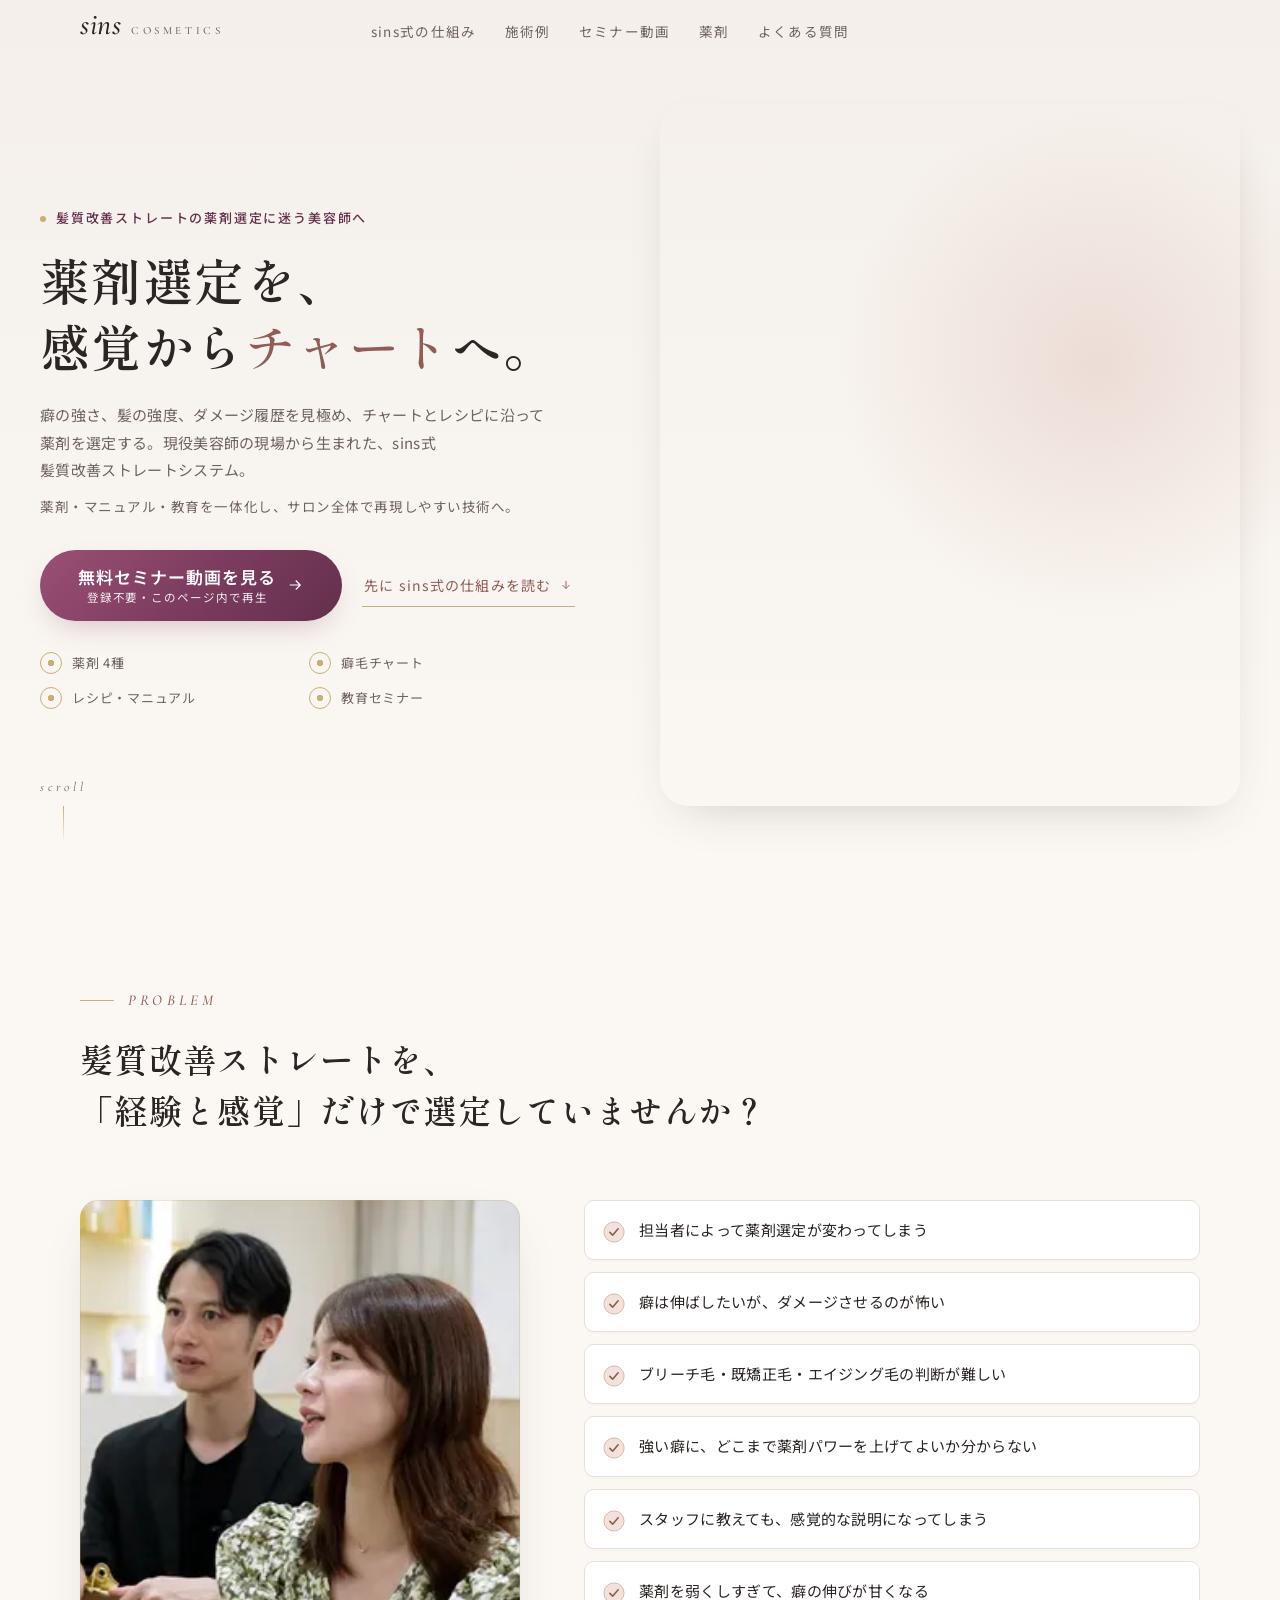
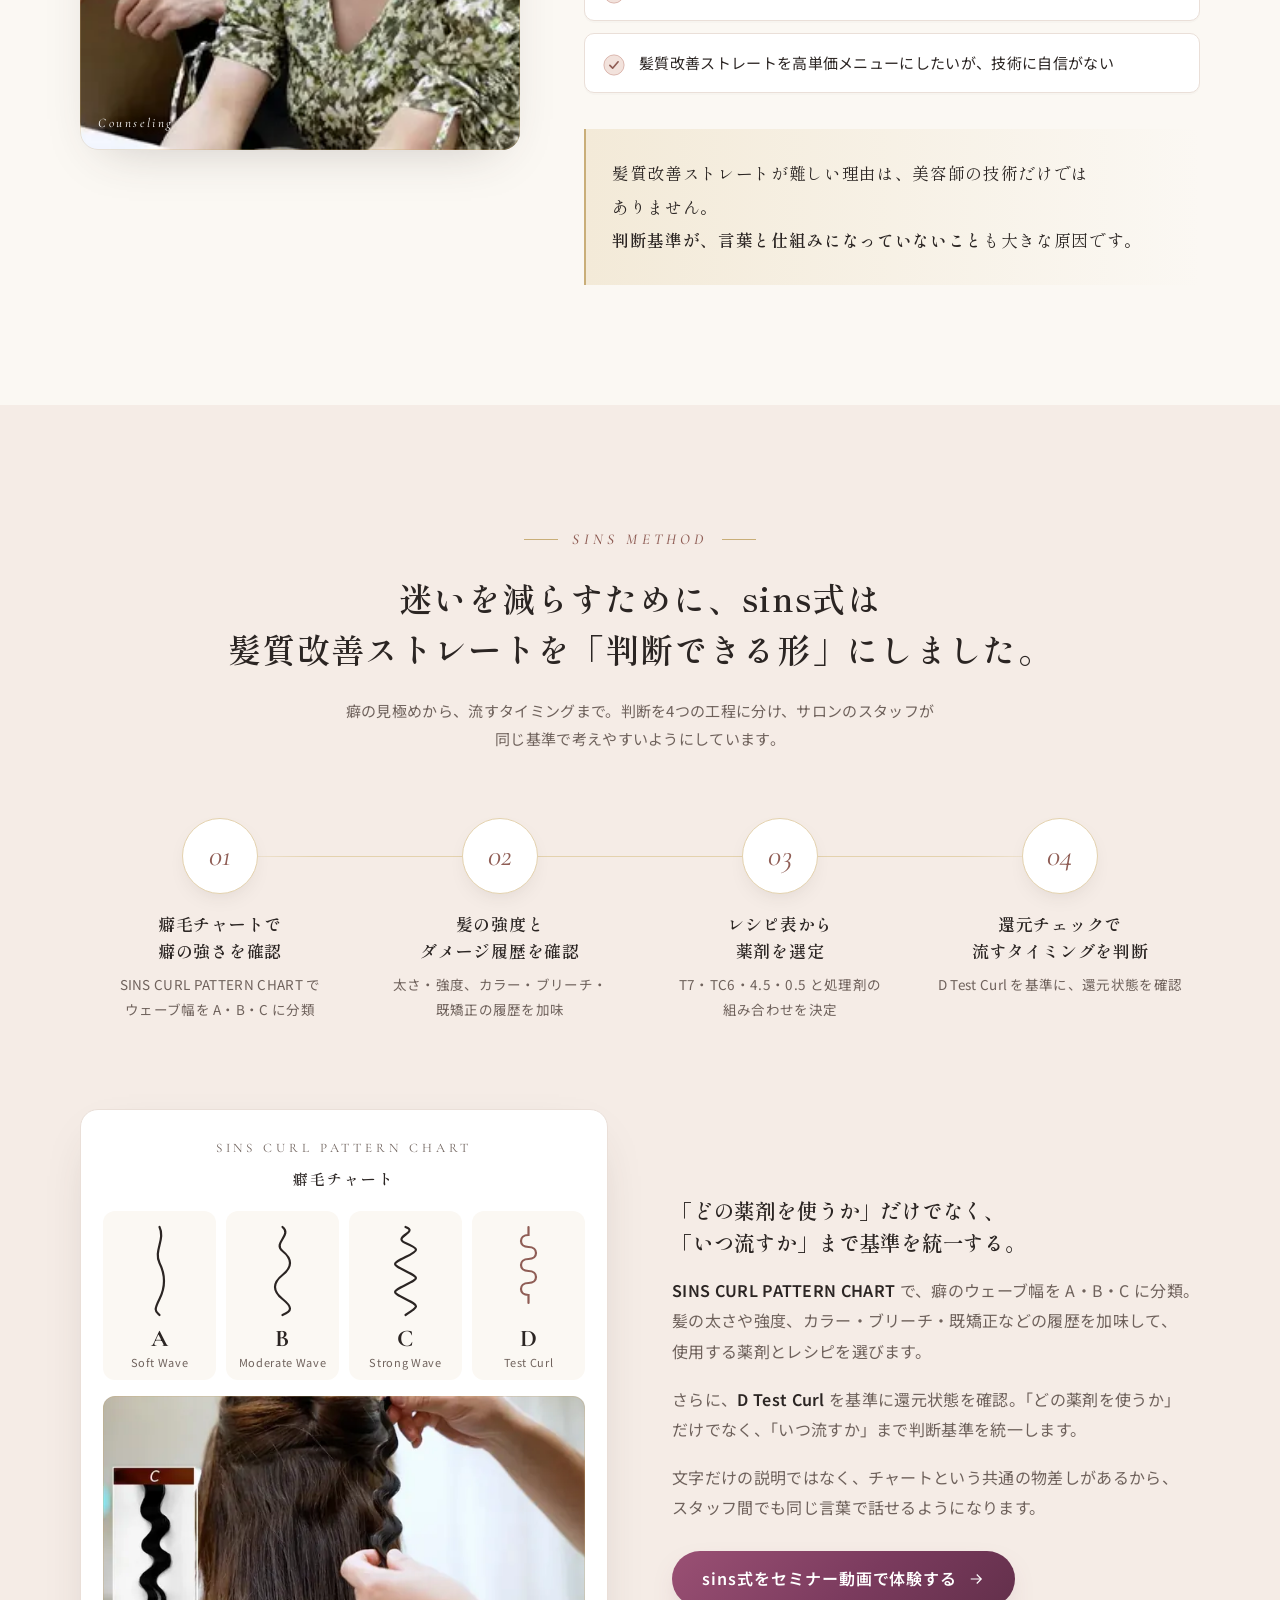
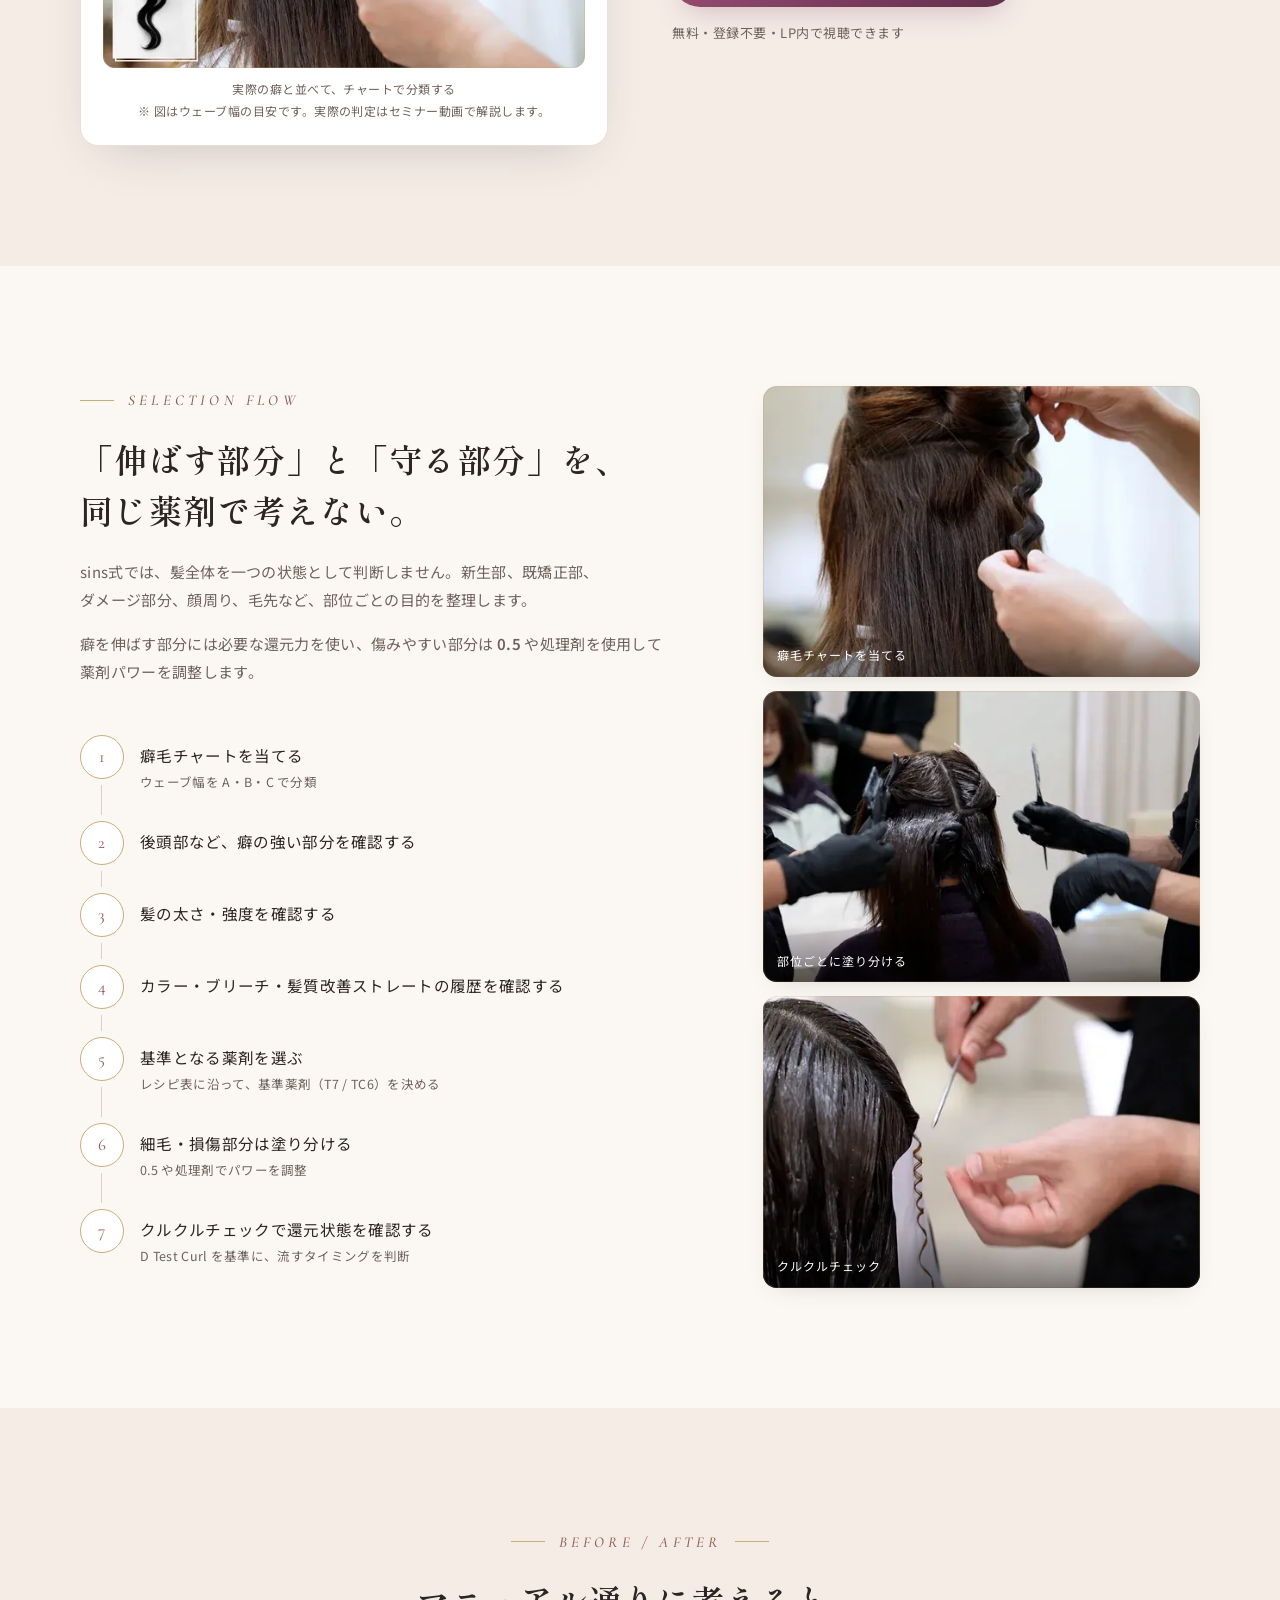
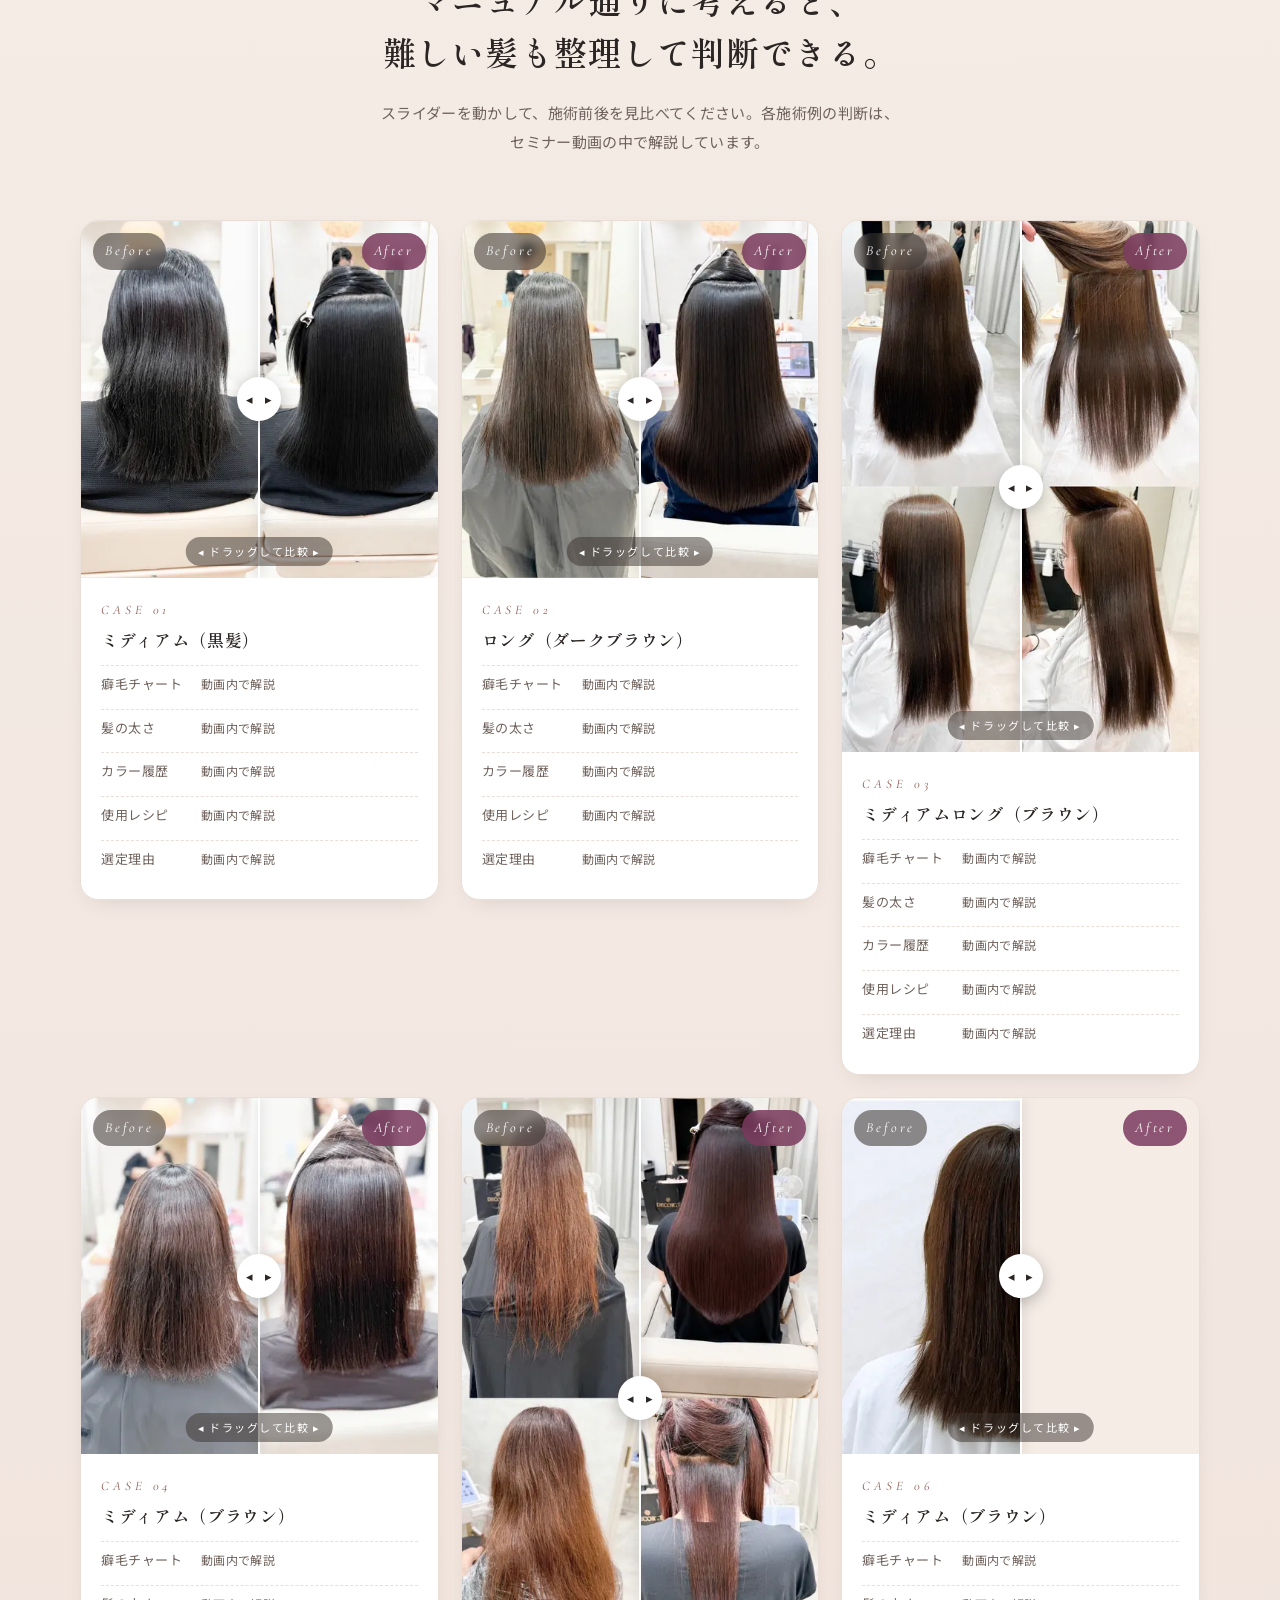
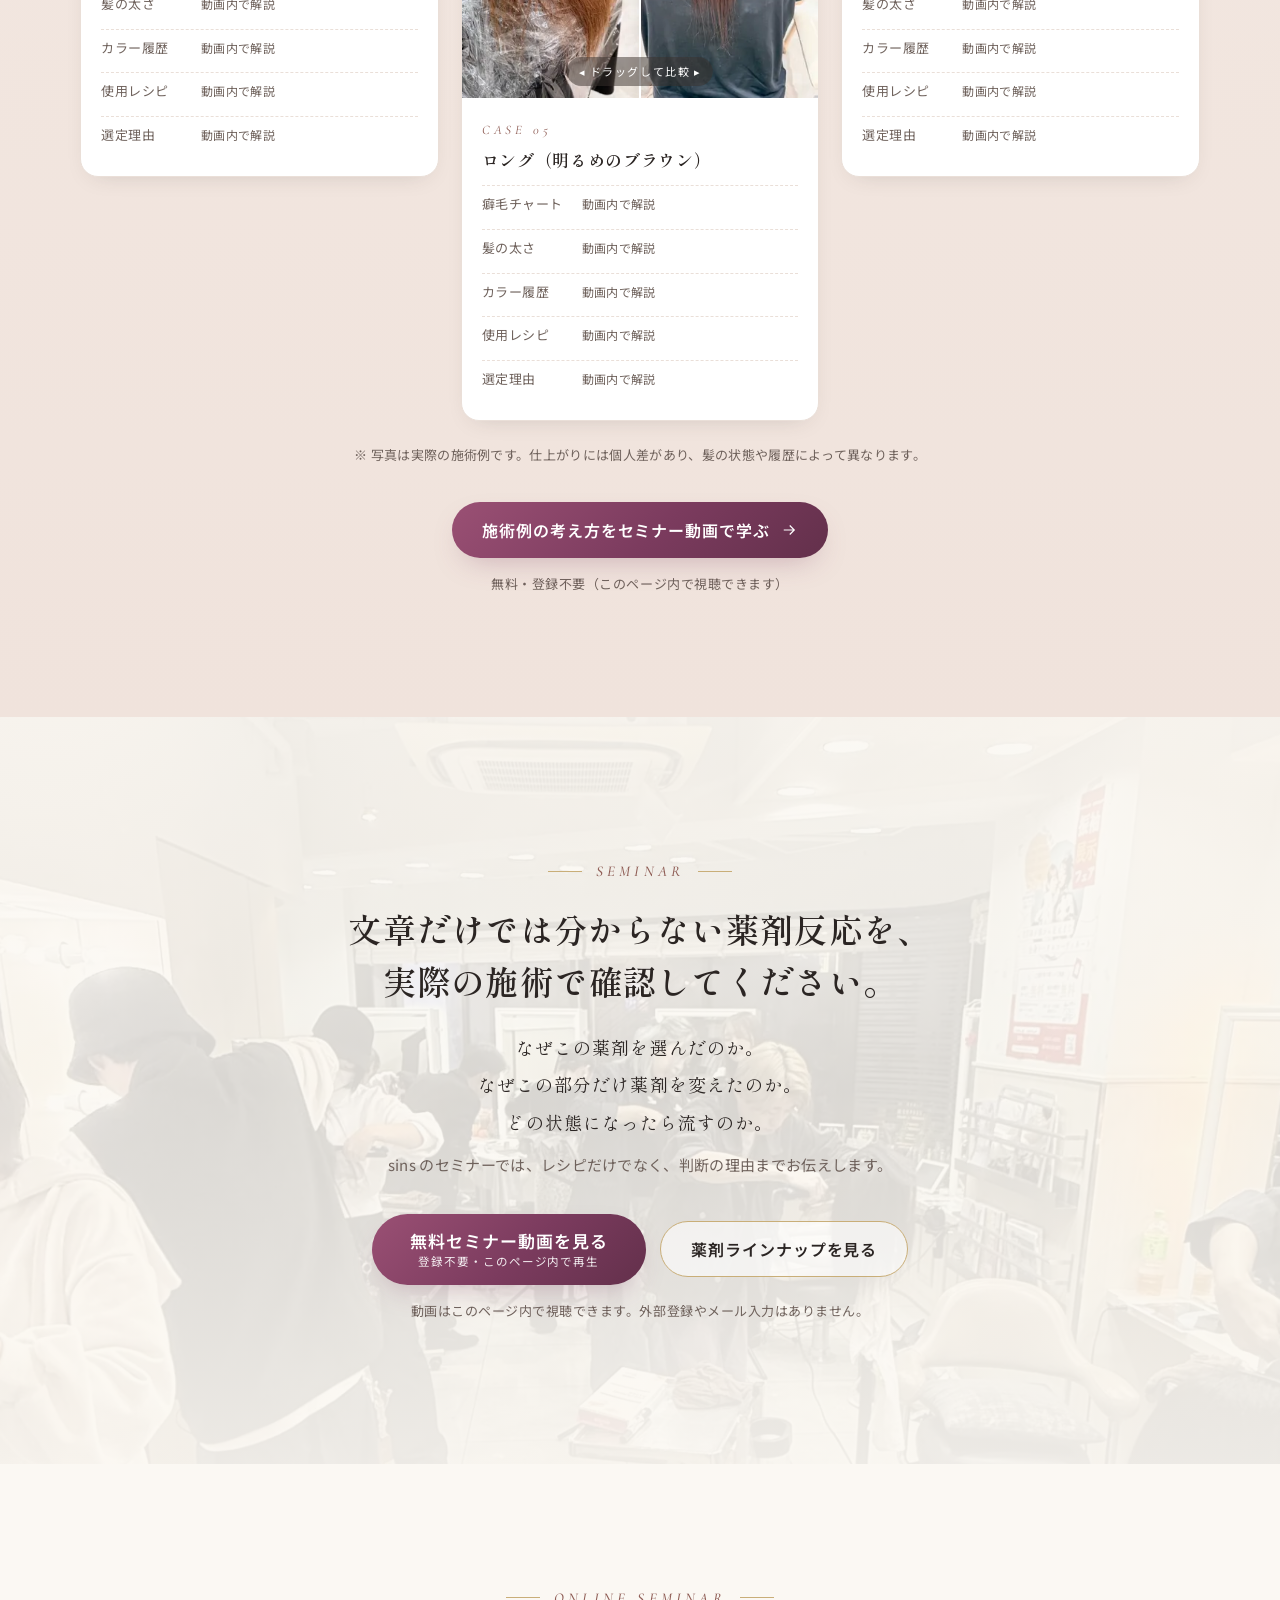
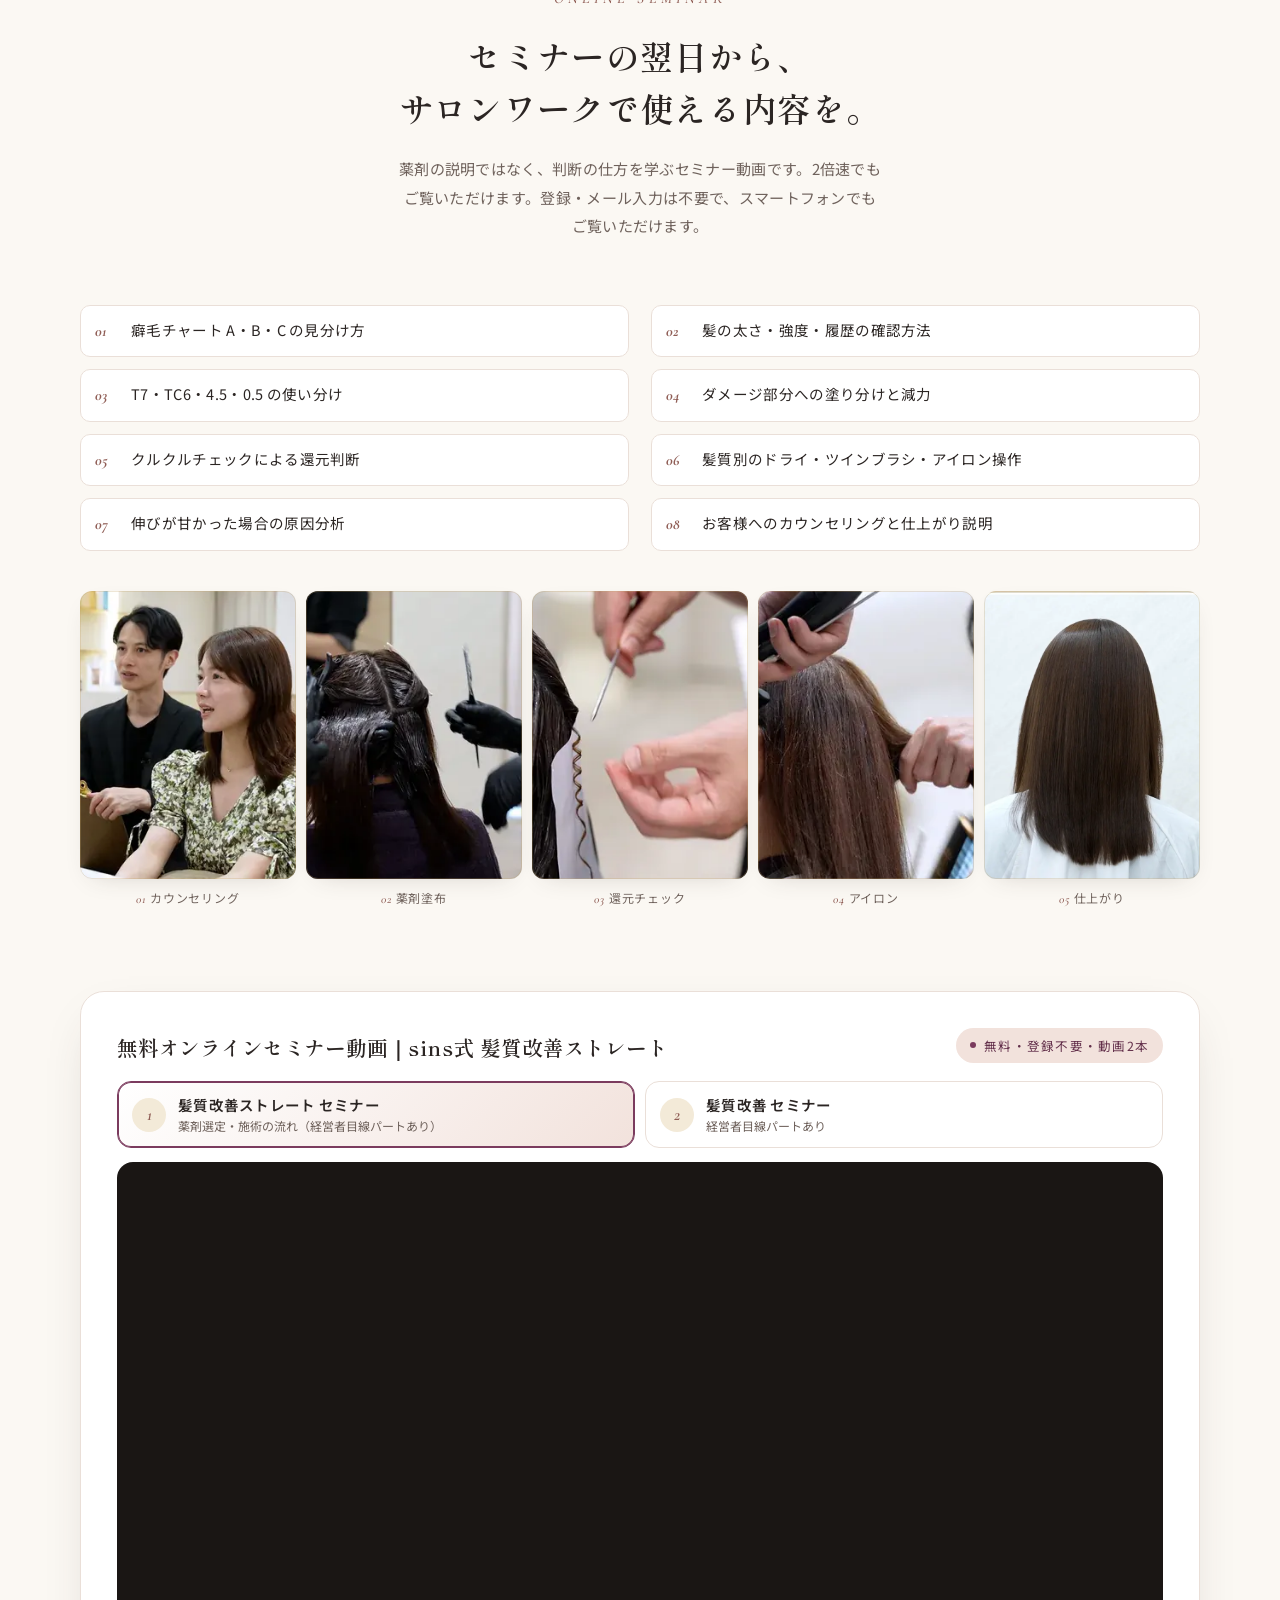
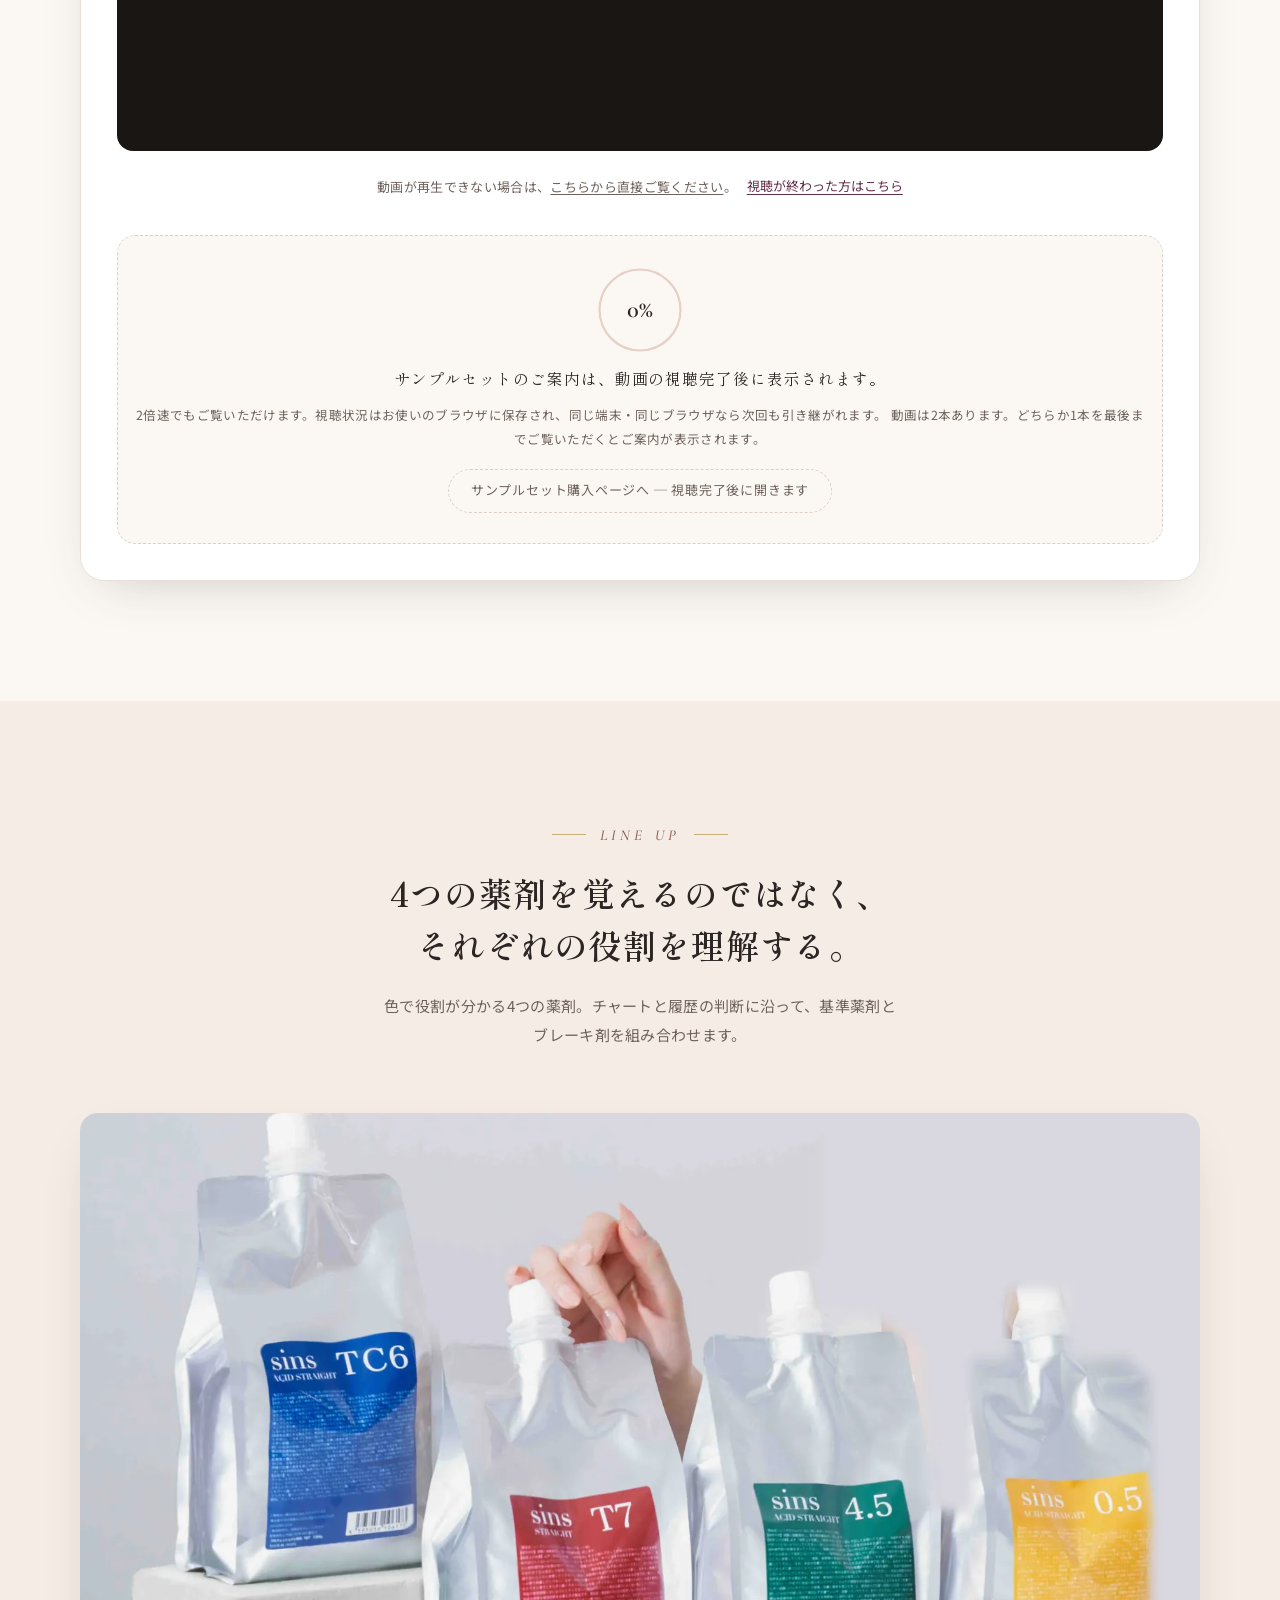
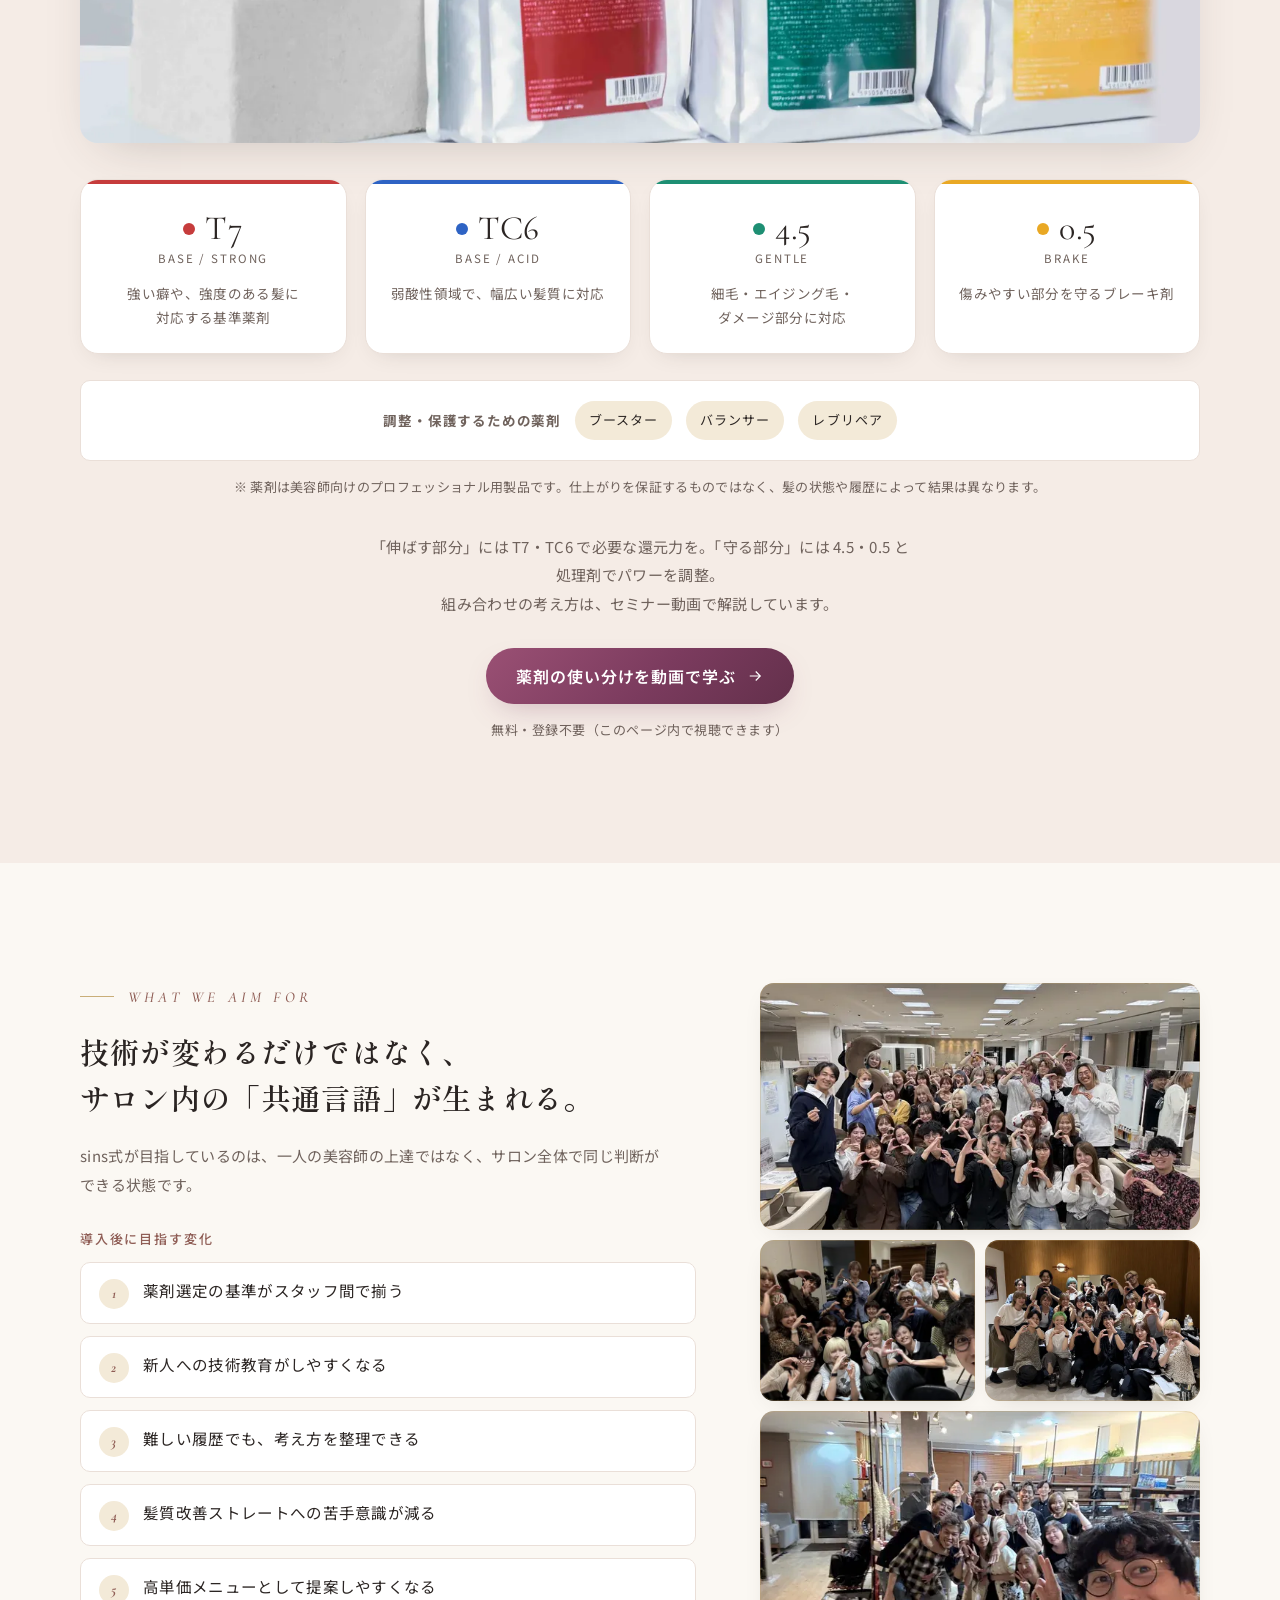
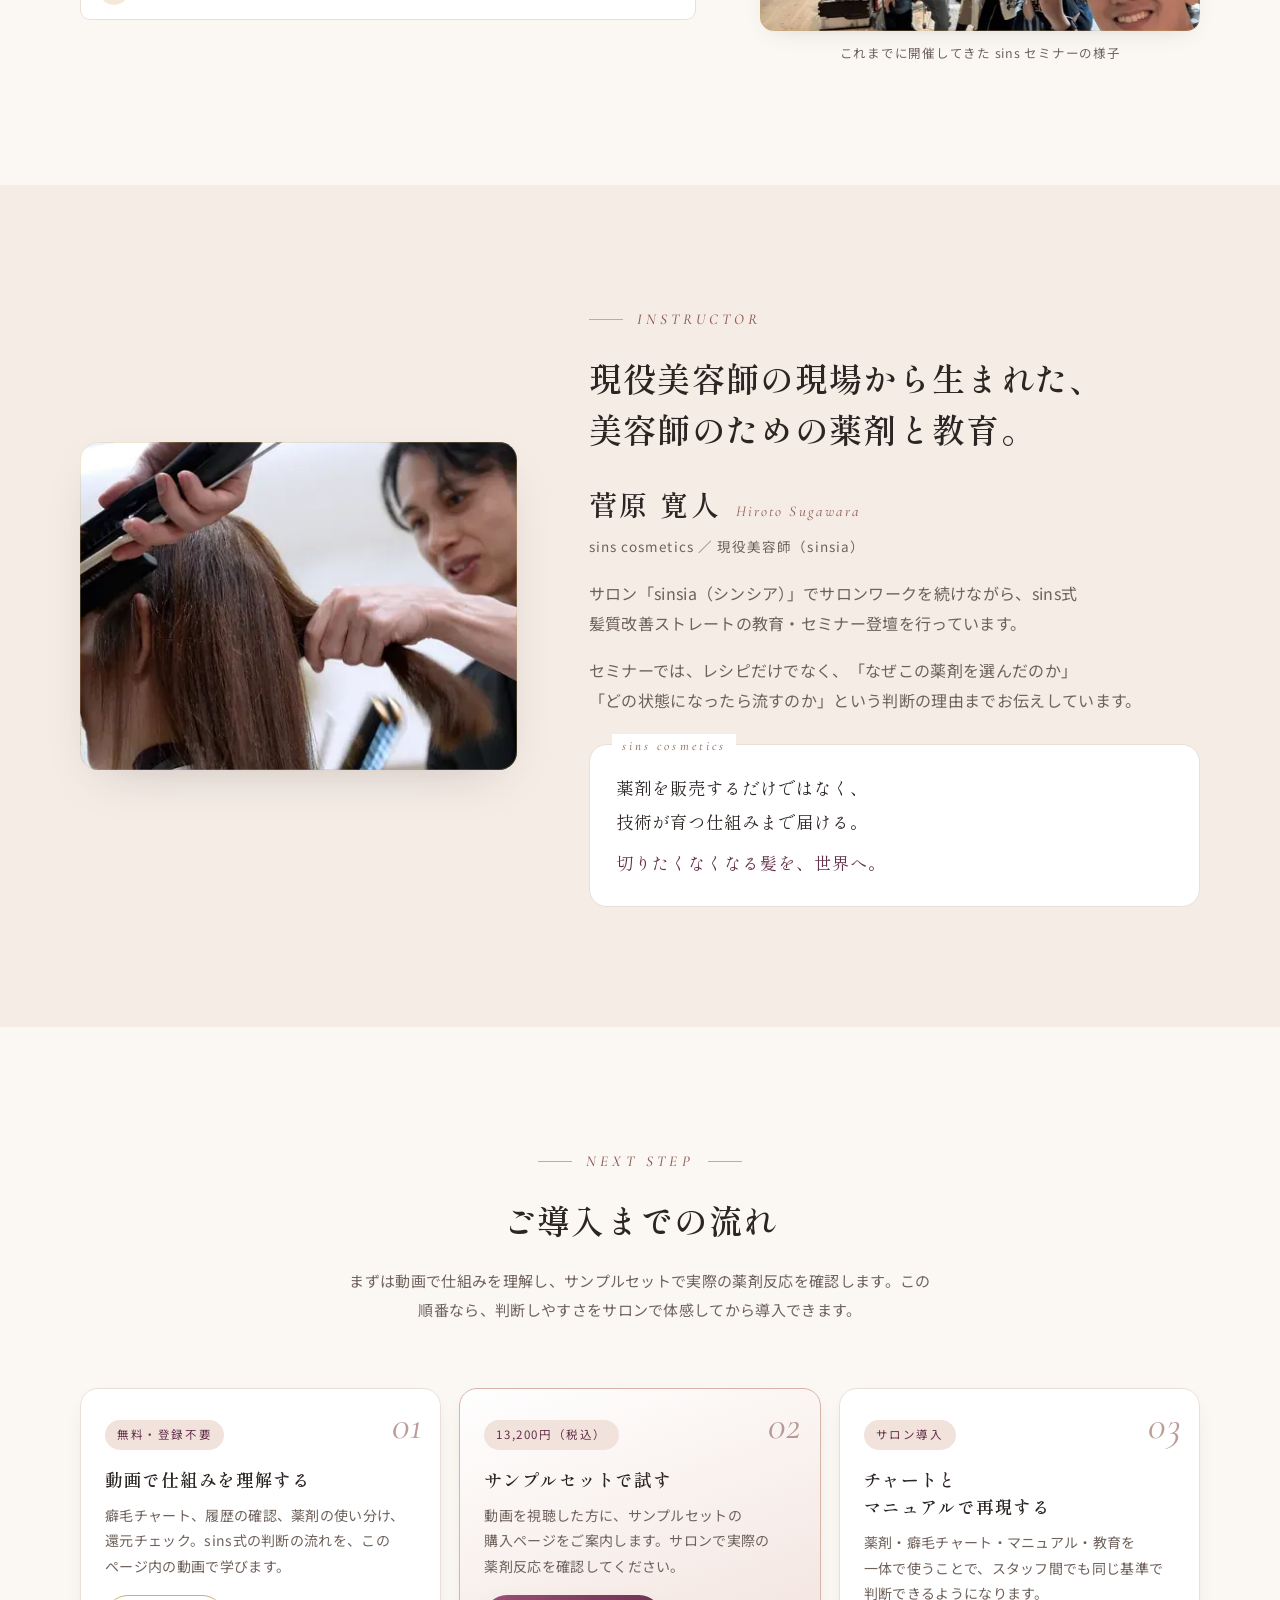
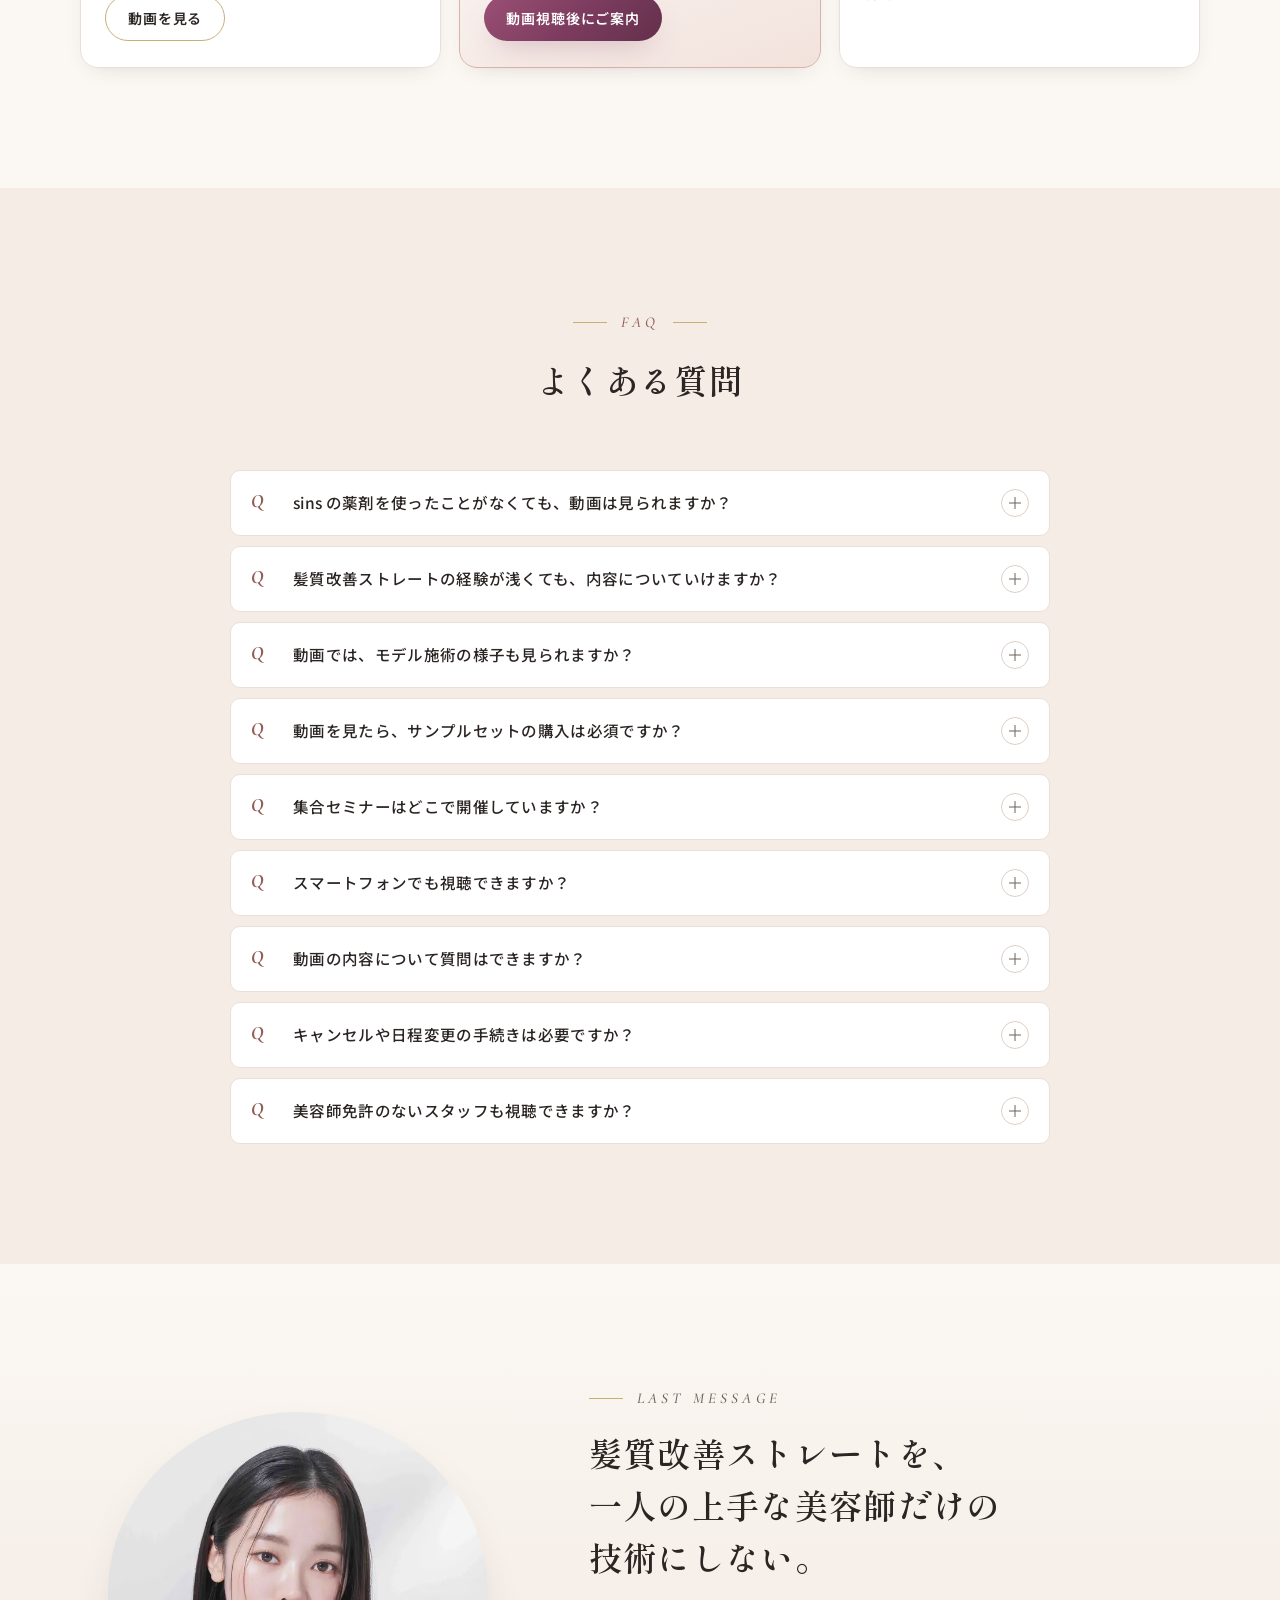
<file: sins/index.html>
<!DOCTYPE html>
<html lang="ja">
<!--
  ┌──────────────────────────────────────────────────────────────┐
  │  編集ガイド（初心者向け）                                          │
  ├──────────────────────────────────────────────────────────────┤
  │ 1. 購入URL・動画・価格・LINE・講師名など …… config.js を編集      │
  │ 2. 文章の変更 …… このファイルの日本語部分を直接書き換える            │
  │    ・各セクションは「ここから」というコメントで区切られています      │
  │    ・<span class="nb"> … </span> は「途中で改行させない」印です。      │
  │      消しても壊れません                                             │
  │    ・<br> は改行、<br class="show-desktop"> はPC表示だけの改行です     │
  │ 3. 画像の差し替え …… assets フォルダの同じファイル名で上書き          │
  │    ・「-600」「-1000」「-1600」は同じ写真の大きさ違いです。            │
  │      面倒なら同じ画像を全部のサイズ名で保存して構いません             │
  │ 4. 色や余白 …… css/style.css の一番上「:root」の色コード              │
  │ 5. 公開URLが決まったら、この下の canonical / og:url / og:image の      │
  │    「https://o-arakawa.github.io/francdirect-dashboard/sins/」を       │
  │    実際のURLに置き換えてください（3か所）                           │
  │ 6. 触らなくてよいもの …… js/main.js、<picture>〜</picture> の中身     │
  └──────────────────────────────────────────────────────────────┘
-->
<head>
<meta charset="UTF-8">
<meta name="viewport" content="width=device-width, initial-scale=1.0, viewport-fit=cover">
<title>sins式 髪質改善ストレート｜薬剤選定を、感覚からチャートへ</title>
<meta name="description" content="髪質改善ストレートの薬剤選定に迷う美容師へ。癖毛チャート A・B・C、4つの薬剤の役割、還元チェックで判断基準をサロンで共有する sins式を、無料セミナー動画（登録不要）でご覧いただけます。視聴後にサンプルセットをご案内します。">
<link rel="canonical" href="https://o-arakawa.github.io/francdirect-dashboard/sins/">
<meta property="og:type" content="website">
<meta property="og:site_name" content="sins cosmetics">
<meta property="og:title" content="sins式 髪質改善ストレート｜薬剤選定を、感覚からチャートへ。">
<meta property="og:description" content="癖毛チャート・薬剤・レシピ・還元チェックを一体化。現役美容師の現場から生まれた sins式 髪質改善ストレートシステム。無料セミナー動画を公開中。">
<meta property="og:url" content="https://o-arakawa.github.io/francdirect-dashboard/sins/">
<meta property="og:image" content="https://o-arakawa.github.io/francdirect-dashboard/sins/assets/og-1200x630.jpg">
<meta property="og:image:width" content="1200">
<meta property="og:image:height" content="630">
<meta property="og:locale" content="ja_JP">
<meta name="twitter:card" content="summary_large_image">
<meta name="theme-color" content="#FBF8F3">
<link rel="icon" href="data:image/svg+xml,%3Csvg xmlns='http://www.w3.org/2000/svg' viewBox='0 0 64 64'%3E%3Ccircle cx='32' cy='32' r='30' fill='%23FBF8F3' stroke='%23C6A56B' stroke-width='2'/%3E%3Ctext x='32' y='42' font-family='Georgia,serif' font-style='italic' font-size='30' text-anchor='middle' fill='%232B2523'%3Es%3C/text%3E%3C/svg%3E">
<link rel="icon" type="image/png" sizes="32x32" href="assets/favicon-32.png">
<link rel="apple-touch-icon" href="assets/apple-touch-icon.png">
<link rel="preconnect" href="https://fonts.googleapis.com">
<link rel="preconnect" href="https://fonts.gstatic.com" crossorigin>
<link href="https://fonts.googleapis.com/css2?family=Shippori+Mincho:wght@500;600&family=Noto+Sans+JP:wght@400;500;700&family=Cormorant+Garamond:ital,wght@0,500;0,600;1,500&display=swap" rel="stylesheet">
<link rel="preload" as="image" imagesrcset="assets/hero-mobile-800.webp 800w, assets/hero-mobile-1200.webp 1200w" imagesizes="100vw" type="image/webp" media="(max-width: 599px)">
<link rel="preload" as="image" imagesrcset="assets/hero-1000.webp 1000w, assets/hero-1600.webp 1600w, assets/hero-2400.webp 2400w" imagesizes="(min-width: 900px) 50vw, 100vw" type="image/webp" media="(min-width: 600px)">

<!-- ★ 設定（購入URL・動画・価格など）は config.js を編集してください -->
<script src="config.js"></script>
<script>
// JS 有効の印（無効時もコンテンツは全て表示される）／ 既視聴者はチラつきなく解放状態で描画
document.documentElement.classList.add('js');
try { var _c = window.SINS_LP_CONFIG || {}, _v = (_c.videos && _c.videos.length) ? _c.videos : (_c.video ? [_c.video] : []), _k = 'sins_lp_unlocked_v1:' + _v.map(function (v) { return ((v && v.type) || 'none') + ':' + ((v && v.src) || ''); }).join('|'); var _u = JSON.parse(localStorage.getItem(_k) || 'null'); if (_u && _u.t && (Date.now() - _u.t) < (_c.unlockTtlDays || 90) * 864e5) document.documentElement.setAttribute('data-unlocked', ''); } catch (e) {}
</script>

<!-- デザイン（色・余白など）は css/style.css -->
<link rel="stylesheet" href="css/style.css">
</head>
<body>

<a class="sr-only" href="#main">本文へスキップ</a>

<!-- ============================== ヘッダー（ロゴ・メニュー） ここから ============================== -->
<header class="header" id="site-header">
  <div class="container header__in">
    <a class="logo" href="#hero" aria-label="sins cosmetics トップへ">sins <small>cosmetics</small></a>
    <nav class="nav" aria-label="ページ内リンク">
      <a href="#method">sins式の仕組み</a>
      <a href="#cases">施術例</a>
      <a href="#seminar">セミナー動画</a>
      <a href="#products">薬剤</a>
      <a href="#faq">よくある質問</a>
    </nav>
    <a class="btn btn--primary" data-locked href="#seminar">無料セミナー動画を見る</a>
    <a class="btn btn--primary" data-unlocked data-purchase hidden href="https://sins.base.shop" target="_blank" rel="noopener">サンプルセット購入ページへ</a>
  </div>
</header>

<main id="main">

<!-- ============================== ① ファーストビュー ここから ============================== -->
<section class="hero" id="hero" aria-labelledby="hero-title">
  <div class="hero__deco" aria-hidden="true"></div>
  <div class="hero__in">
    <div class="hero__media">
      <picture>
        <source media="(min-width: 600px)" type="image/webp" srcset="assets/hero-1000.webp 1000w, assets/hero-1600.webp 1600w, assets/hero-2400.webp 2400w" sizes="(min-width: 900px) 50vw, 100vw">
        <source media="(min-width: 600px)" srcset="assets/hero-1000.jpg 1000w, assets/hero-1600.jpg 1600w, assets/hero-2400.jpg 2400w" sizes="(min-width: 900px) 50vw, 100vw">
        <source type="image/webp" srcset="assets/hero-mobile-800.webp 800w, assets/hero-mobile-1200.webp 1200w" sizes="100vw">
        <img src="assets/hero-mobile-800.jpg" srcset="assets/hero-mobile-800.jpg 800w, assets/hero-mobile-1200.jpg 1200w" sizes="100vw" width="800" height="1000" alt="艶のあるストレートヘアのモデルと、sins の薬剤 T7・TC6・4.5・0.5" fetchpriority="high" decoding="async">
      </picture>
    </div>
    <div class="hero__body">
      <p class="hero__eyebrow">髪質改善ストレートの薬剤選定に迷う美容師へ</p>
      <h1 id="hero-title">薬剤選定を、<br>感覚から<span class="thin">チャート</span>へ。</h1>
      <p class="hero__sub">癖の強さ、髪の強度、ダメージ履歴を見極め、チャートとレシピに沿って薬剤を選定する。現役美容師の現場から生まれた、sins式 髪質改善ストレートシステム。</p>
      <p class="hero__note">薬剤・マニュアル・教育を一体化し、サロン全体で再現しやすい技術へ。</p>
      <div class="btn-row">
        <a class="btn btn--primary btn--lg" href="#seminar"><span>無料セミナー動画を見る<span class="btn__sub">登録不要・このページ内で再生</span></span><svg class="arrow" viewBox="0 0 24 24" fill="none" stroke="currentColor" stroke-width="1.6" aria-hidden="true"><path d="M5 12h13M13 6l6 6-6 6"/></svg></a>
        <a class="hero__link" href="#method">先に sins式の仕組みを読む<svg width="14" height="14" viewBox="0 0 24 24" fill="none" stroke="currentColor" stroke-width="1.6" aria-hidden="true"><path d="M12 5v13M6 12l6 6 6-6"/></svg></a>
      </div>
      <ul class="trust" aria-label="sins式を構成する要素">
        <li>薬剤 4種</li>
        <li>癖毛チャート</li>
        <li>レシピ・マニュアル</li>
        <li>教育セミナー</li>
      </ul>
    </div>
  </div>
  <div class="scroll-cue" aria-hidden="true">scroll</div>
</section>

<!-- ============================== ② 悩みへの共感 ここから ============================== -->
<section class="section" id="problem" aria-labelledby="problem-title">
  <div class="container">
    <div class="section-head" data-reveal>
      <p class="eyebrow">Problem</p>
      <h2 id="problem-title">髪質改善ストレートを、<br><span class="nb">「経験と感覚」</span>だけで<span class="nb">選定していませんか？</span></h2>
    </div>
    <div class="problem__grid">
      <figure class="problem__media" data-reveal>
        <picture>
          <source type="image/webp" srcset="assets/counsel-2-600.webp 600w, assets/counsel-2-1000.webp 1000w, assets/counsel-2-1600.webp 1600w" sizes="(min-width: 900px) 40vw, 100vw">
          <img src="assets/counsel-2-1000.jpg" srcset="assets/counsel-2-600.jpg 600w, assets/counsel-2-1000.jpg 1000w, assets/counsel-2-1600.jpg 1600w" sizes="(min-width: 900px) 40vw, 100vw" width="1000" height="562" alt="サロンでお客様の髪の状態をカウンセリングする美容師" loading="lazy" decoding="async">
        </picture>
        <figcaption>Counseling</figcaption>
      </figure>
      <div>
        <ul class="checklist" aria-label="よくある悩み">
          <li data-reveal><svg class="check-svg" viewBox="0 0 24 24" aria-hidden="true"><circle cx="12" cy="12" r="11" fill="#F2E2DC" stroke="#D9B2A9"/><path d="M7.5 12.5l3 3 6-7" fill="none" stroke="#8F5D55" stroke-width="1.8" stroke-linecap="round" stroke-linejoin="round"/></svg><span>担当者によって薬剤選定が変わってしまう</span></li>
          <li data-reveal><svg class="check-svg" viewBox="0 0 24 24" aria-hidden="true"><circle cx="12" cy="12" r="11" fill="#F2E2DC" stroke="#D9B2A9"/><path d="M7.5 12.5l3 3 6-7" fill="none" stroke="#8F5D55" stroke-width="1.8" stroke-linecap="round" stroke-linejoin="round"/></svg><span>癖は伸ばしたいが、ダメージさせるのが怖い</span></li>
          <li data-reveal><svg class="check-svg" viewBox="0 0 24 24" aria-hidden="true"><circle cx="12" cy="12" r="11" fill="#F2E2DC" stroke="#D9B2A9"/><path d="M7.5 12.5l3 3 6-7" fill="none" stroke="#8F5D55" stroke-width="1.8" stroke-linecap="round" stroke-linejoin="round"/></svg><span>ブリーチ毛・既矯正毛・エイジング毛の判断が難しい</span></li>
          <li data-reveal><svg class="check-svg" viewBox="0 0 24 24" aria-hidden="true"><circle cx="12" cy="12" r="11" fill="#F2E2DC" stroke="#D9B2A9"/><path d="M7.5 12.5l3 3 6-7" fill="none" stroke="#8F5D55" stroke-width="1.8" stroke-linecap="round" stroke-linejoin="round"/></svg><span>強い癖に、どこまで薬剤パワーを上げてよいか分からない</span></li>
          <li data-reveal><svg class="check-svg" viewBox="0 0 24 24" aria-hidden="true"><circle cx="12" cy="12" r="11" fill="#F2E2DC" stroke="#D9B2A9"/><path d="M7.5 12.5l3 3 6-7" fill="none" stroke="#8F5D55" stroke-width="1.8" stroke-linecap="round" stroke-linejoin="round"/></svg><span>スタッフに教えても、感覚的な説明になってしまう</span></li>
          <li data-reveal><svg class="check-svg" viewBox="0 0 24 24" aria-hidden="true"><circle cx="12" cy="12" r="11" fill="#F2E2DC" stroke="#D9B2A9"/><path d="M7.5 12.5l3 3 6-7" fill="none" stroke="#8F5D55" stroke-width="1.8" stroke-linecap="round" stroke-linejoin="round"/></svg><span>薬剤を弱くしすぎて、癖の伸びが甘くなる</span></li>
          <li data-reveal><svg class="check-svg" viewBox="0 0 24 24" aria-hidden="true"><circle cx="12" cy="12" r="11" fill="#F2E2DC" stroke="#D9B2A9"/><path d="M7.5 12.5l3 3 6-7" fill="none" stroke="#8F5D55" stroke-width="1.8" stroke-linecap="round" stroke-linejoin="round"/></svg><span>髪質改善ストレートを高単価メニューにしたいが、技術に自信がない</span></li>
        </ul>
        <p class="problem__close" data-reveal>髪質改善ストレートが難しい理由は、美容師の技術だけではありません。<br><strong>判断基準が、言葉と仕組みになっていないこと</strong>も大きな原因です。</p>
      </div>
    </div>
  </div>
</section>

<!-- ============================== ③ sins式が解決すること ここから ============================== -->
<section class="section bg-2" id="method" aria-labelledby="method-title">
  <div class="container">
    <div class="section-head center" data-reveal>
      <p class="eyebrow is-center">sins Method</p>
      <h2 id="method-title">迷いを減らすために、sins式は<br>髪質改善ストレートを<span class="nb">「判断できる形」</span>にしました。</h2>
      <p class="lead">癖の見極めから、流すタイミングまで。判断を4つの工程に分け、サロンのスタッフが同じ基準で考えやすいようにしています。</p>
    </div>

    <ol class="steps4" aria-label="sins式 4つの流れ">
      <li class="step4" data-reveal><div class="step4__num" aria-hidden="true"></div><h3>癖毛チャートで<br>癖の強さを確認</h3><p>SINS CURL PATTERN CHART でウェーブ幅を A・B・C に分類</p></li>
      <li class="step4" data-reveal data-delay="1"><div class="step4__num" aria-hidden="true"></div><h3>髪の強度と<br>ダメージ履歴を確認</h3><p>太さ・強度、カラー・ブリーチ・既矯正の履歴を加味</p></li>
      <li class="step4" data-reveal data-delay="2"><div class="step4__num" aria-hidden="true"></div><h3>レシピ表から<br>薬剤を選定</h3><p>T7・TC6・4.5・0.5 と処理剤の組み合わせを決定</p></li>
      <li class="step4" data-reveal data-delay="3"><div class="step4__num" aria-hidden="true"></div><h3>還元チェックで<br>流すタイミングを判断</h3><p>D Test Curl を基準に、還元状態を確認</p></li>
    </ol>

    <div class="method__body">
      <div class="chart-card" data-reveal>
        <p class="chart-card__title">Sins Curl Pattern Chart<b>癖毛チャート</b></p>
        <div class="waves" role="img" aria-label="癖毛チャート：A ソフトウェーブ、B モデレートウェーブ、C ストロングウェーブ、D テストカール">
          <div class="wave"><svg viewBox="0 0 40 96" aria-hidden="true"><path d="M20 4 C 26 16, 14 28, 20 40 S 26 64, 20 76 S 16 88, 20 92" pathLength="1" fill="none" stroke="#2B2523" stroke-width="2.2" stroke-linecap="round"/></svg><b>A</b><span>Soft Wave</span></div>
          <div class="wave"><svg viewBox="0 0 40 96" aria-hidden="true"><path d="M20 4 C 30 12, 10 20, 20 28 S 30 44, 20 52 S 10 68, 20 76 S 30 88, 20 92" pathLength="1" fill="none" stroke="#2B2523" stroke-width="2.2" stroke-linecap="round"/></svg><b>B</b><span>Moderate Wave</span></div>
          <div class="wave"><svg viewBox="0 0 40 96" aria-hidden="true"><path d="M20 4 C 34 9, 6 14, 20 20 S 34 27, 20 34 S 6 41, 20 48 S 34 55, 20 62 S 6 69, 20 76 S 34 83, 20 92" pathLength="1" fill="none" stroke="#2B2523" stroke-width="2.2" stroke-linecap="round"/></svg><b>C</b><span>Strong Wave</span></div>
          <div class="wave"><svg viewBox="0 0 40 96" aria-hidden="true"><path d="M20 4 v8 c -10 0 -10 12 0 12 c 10 0 10 12 0 12 c -10 0 -10 12 0 12 c 10 0 10 12 0 12 c -10 0 -10 12 0 12 v 8" pathLength="1" fill="none" stroke="#8F5D55" stroke-width="2.2" stroke-linecap="round"/></svg><b>D</b><span>Test Curl</span></div>
        </div>
        <div class="chart-card__photo">
          <picture>
            <source type="image/webp" srcset="assets/chart-c-600.webp 600w, assets/chart-c-1000.webp 1000w" sizes="(min-width: 900px) 40vw, 100vw">
            <img src="assets/chart-c-1000.jpg" srcset="assets/chart-c-600.jpg 600w, assets/chart-c-1000.jpg 1000w" sizes="(min-width: 900px) 40vw, 100vw" width="1000" height="562" alt="癖毛チャート C の図と実際の髪の癖を見比べている手元" loading="lazy" decoding="async">
          </picture>
        </div>
        <p class="chart-card__cap">実際の癖と並べて、チャートで分類する<br>※ 図はウェーブ幅の目安です。実際の判定はセミナー動画で解説します。</p>
      </div>
      <div class="method__text" data-reveal>
        <h3 style="margin-bottom:16px">「どの薬剤を使うか」だけでなく、<br>「いつ流すか」まで基準を統一する。</h3>
        <p><strong>SINS CURL PATTERN CHART</strong> で、癖のウェーブ幅を A・B・C に分類。髪の太さや強度、カラー・ブリーチ・既矯正などの履歴を加味して、使用する薬剤とレシピを選びます。</p>
        <p>さらに、<strong>D Test Curl</strong> を基準に還元状態を確認。「どの薬剤を使うか」だけでなく、「いつ流すか」まで判断基準を統一します。</p>
        <p>文字だけの説明ではなく、チャートという共通の物差しがあるから、スタッフ間でも同じ言葉で話せるようになります。</p>
        <div class="btn-row" style="margin-top:28px">
          <a class="btn btn--primary" href="#seminar">sins式をセミナー動画で体験する<svg class="arrow" viewBox="0 0 24 24" fill="none" stroke="currentColor" stroke-width="1.6" aria-hidden="true"><path d="M5 12h13M13 6l6 6-6 6"/></svg></a>
        </div>
        <p class="cta-note">無料・登録不要・LP内で視聴できます</p>
      </div>
    </div>
  </div>
</section>

<!-- ============================== ④ 薬剤選定の流れ ここから ============================== -->
<section class="section" id="flow" aria-labelledby="flow-title">
  <div class="container">
    <div class="flow__grid">
      <div>
        <div class="section-head" data-reveal style="margin-bottom:0">
          <p class="eyebrow">Selection Flow</p>
          <h2 id="flow-title">「伸ばす部分」と「守る部分」を、<br>同じ薬剤で考えない。</h2>
          <p class="lead">sins式では、髪全体を一つの状態として判断しません。新生部、既矯正部、ダメージ部分、顔周り、毛先など、部位ごとの目的を整理します。</p>
          <p class="lead">癖を伸ばす部分には必要な還元力を使い、傷みやすい部分は <strong>0.5</strong> や処理剤を使用して薬剤パワーを調整します。</p>
        </div>
        <ol class="timeline" aria-label="薬剤選定の手順">
          <li data-reveal><span class="timeline__num">1</span><div class="timeline__txt">癖毛チャートを当てる<small>ウェーブ幅を A・B・C で分類</small></div></li>
          <li data-reveal><span class="timeline__num">2</span><div class="timeline__txt">後頭部など、癖の強い部分を確認する</div></li>
          <li data-reveal><span class="timeline__num">3</span><div class="timeline__txt">髪の太さ・強度を確認する</div></li>
          <li data-reveal><span class="timeline__num">4</span><div class="timeline__txt">カラー・ブリーチ・髪質改善ストレートの履歴を確認する</div></li>
          <li data-reveal><span class="timeline__num">5</span><div class="timeline__txt">基準となる薬剤を選ぶ<small>レシピ表に沿って、基準薬剤（T7 / TC6）を決める</small></div></li>
          <li data-reveal><span class="timeline__num">6</span><div class="timeline__txt">細毛・損傷部分は塗り分ける<small>0.5 や処理剤でパワーを調整</small></div></li>
          <li data-reveal><span class="timeline__num">7</span><div class="timeline__txt">クルクルチェックで還元状態を確認する<small>D Test Curl を基準に、流すタイミングを判断</small></div></li>
        </ol>
      </div>
      <div class="flow__photos">
        <figure data-reveal>
          <picture>
            <source type="image/webp" srcset="assets/chart-hand-600.webp 600w, assets/chart-hand-1000.webp 1000w" sizes="(min-width: 900px) 34vw, 33vw">
            <img src="assets/chart-hand-1000.jpg" srcset="assets/chart-hand-600.jpg 600w, assets/chart-hand-1000.jpg 1000w" sizes="(min-width: 900px) 34vw, 33vw" width="1000" height="562" alt="髪の癖にチャートを当てて確認している手元" loading="lazy" decoding="async">
          </picture>
          <figcaption><span class="show-desktop">癖毛チャートを当てる</span><span class="hide-desktop">チャートで分類</span></figcaption>
        </figure>
        <figure data-reveal data-delay="1">
          <picture>
            <source type="image/webp" srcset="assets/apply-600.webp 600w, assets/apply-1000.webp 1000w" sizes="(min-width: 900px) 34vw, 33vw">
            <img src="assets/apply-1000.jpg" srcset="assets/apply-600.jpg 600w, assets/apply-1000.jpg 1000w" sizes="(min-width: 900px) 34vw, 33vw" width="1000" height="562" alt="部位ごとに薬剤を塗り分けている様子" loading="lazy" decoding="async">
          </picture>
          <figcaption><span class="show-desktop">部位ごとに塗り分ける</span><span class="hide-desktop">塗り分け</span></figcaption>
        </figure>
        <figure data-reveal data-delay="2">
          <picture>
            <source type="image/webp" srcset="assets/curlcheck-600.webp 600w, assets/curlcheck-1000.webp 1000w" sizes="(min-width: 900px) 34vw, 33vw">
            <img src="assets/curlcheck-1000.jpg" srcset="assets/curlcheck-600.jpg 600w, assets/curlcheck-1000.jpg 1000w" sizes="(min-width: 900px) 34vw, 33vw" width="1000" height="562" alt="クルクルチェックで還元状態を確認している手元" loading="lazy" decoding="async">
          </picture>
          <figcaption><span class="show-desktop">クルクルチェック</span><span class="hide-desktop">還元チェック</span></figcaption>
        </figure>
      </div>
    </div>
  </div>
</section>

<!-- ============================== ⑤ 施術例（ビフォーアフター） ここから ============================== -->
<section class="section bg-3" id="cases" aria-labelledby="cases-title">
  <div class="container">
    <div class="section-head center" data-reveal>
      <p class="eyebrow is-center">Before / After</p>
      <h2 id="cases-title">マニュアル通りに考えると、<br>難しい髪も整理して<span class="nb">判断できる。</span></h2>
      <p class="lead">スライダーを動かして、施術前後を見比べてください。各施術例の判断は、セミナー動画の中で解説しています。</p>
    </div>
    <div class="cases" id="cases-grid">
      <!-- 施術例カードは SINS_LP_CONFIG.cases から生成されます -->
    </div>
    </div>
    <p class="note cases__note">※ 写真は実際の施術例です。仕上がりには個人差があり、髪の状態や履歴によって異なります。</p>
    <div class="btn-row is-center" style="margin-top:36px" data-reveal>
      <a class="btn btn--primary" href="#seminar">施術例の考え方をセミナー動画で学ぶ<svg class="arrow" viewBox="0 0 24 24" fill="none" stroke="currentColor" stroke-width="1.6" aria-hidden="true"><path d="M5 12h13M13 6l6 6-6 6"/></svg></a>
    </div>
    <p class="cta-note center">無料・登録不要（このページ内で視聴できます）</p>
  </div>
</section>

<!-- ============================== ⑥ 中間CTA（セミナーへの誘導） ここから ============================== -->
<section class="band" id="mid-cta" aria-labelledby="band-title">
  <div class="band__bg" aria-hidden="true">
    <picture>
      <source type="image/webp" srcset="assets/seminar-wide-800.webp 800w, assets/seminar-wide-1200.webp 1200w, assets/seminar-wide-1600.webp 1600w" sizes="100vw">
      <img src="assets/seminar-wide-1200.jpg" srcset="assets/seminar-wide-800.jpg 800w, assets/seminar-wide-1200.jpg 1200w, assets/seminar-wide-1600.jpg 1600w" sizes="100vw" width="1200" height="600" alt="" loading="lazy" decoding="async">
    </picture>
  </div>
  <div class="container band__in" data-reveal>
    <p class="eyebrow is-center">Seminar</p>
    <h2 id="band-title">文章だけでは分からない薬剤反応を、<br class="show-desktop">実際の施術で<span class="nb">確認してください。</span></h2>
    <p class="band__lines">なぜこの薬剤を選んだのか。<br>なぜこの部分だけ薬剤を変えたのか。<br>どの状態になったら流すのか。</p>
    <p class="lead">sins のセミナーでは、レシピだけでなく、判断の理由までお伝えします。</p>
    <div class="btn-row is-center">
      <a class="btn btn--primary btn--lg" href="#seminar"><span>無料セミナー動画を見る<span class="btn__sub">登録不要・このページ内で再生</span></span></a>
      <a class="btn btn--ghost" href="#products">薬剤ラインナップを見る</a>
    </div>
    <p class="cta-note">動画はこのページ内で視聴できます。外部登録やメール入力はありません。</p>
  </div>
</section>

<!-- ============================== ⑦ セミナーで学べる内容 ＋ 動画 ＋ 購入カード ここから ============================== -->
<section class="section" id="seminar" aria-labelledby="seminar-title">
  <div class="container">
    <div class="section-head center" data-reveal>
      <p class="eyebrow is-center">Online Seminar</p>
      <h2 id="seminar-title">セミナーの翌日から、<br>サロンワークで使える内容を。</h2>
      <p class="lead">薬剤の説明ではなく、判断の仕方を学ぶセミナー動画です。2倍速でもご覧いただけます。登録・メール入力は不要で、スマートフォンでもご覧いただけます。</p>
    </div>

    <ol class="learn" aria-label="セミナーで学べる内容">
      <li data-reveal><b>01</b>癖毛チャート A・B・C の見分け方</li>
      <li data-reveal><b>02</b>髪の太さ・強度・履歴の確認方法</li>
      <li data-reveal><b>03</b>T7・TC6・4.5・0.5 の使い分け</li>
      <li data-reveal><b>04</b>ダメージ部分への塗り分けと減力</li>
      <li data-reveal><b>05</b>クルクルチェックによる還元判断</li>
      <li data-reveal><b>06</b>髪質別のドライ・ツインブラシ・アイロン操作</li>
      <li data-reveal><b>07</b>伸びが甘かった場合の原因分析</li>
      <li data-reveal><b>08</b>お客様へのカウンセリングと仕上がり説明</li>
    </ol>

    <div class="process" role="group" aria-label="施術工程">
      <figure data-reveal><div class="ph"><picture><source type="image/webp" srcset="assets/counsel-1-600.webp"><img src="assets/counsel-1-600.jpg" width="600" height="338" alt="カウンセリング" loading="lazy" decoding="async"></picture></div><figcaption><b>01</b>カウンセリング</figcaption></figure>
      <figure data-reveal data-delay="1"><div class="ph"><picture><source type="image/webp" srcset="assets/apply-600.webp"><img src="assets/apply-600.jpg" width="600" height="338" alt="薬剤塗布" loading="lazy" decoding="async"></picture></div><figcaption><b>02</b>薬剤塗布</figcaption></figure>
      <figure data-reveal data-delay="2"><div class="ph"><picture><source type="image/webp" srcset="assets/curlcheck-600.webp"><img src="assets/curlcheck-600.jpg" width="600" height="338" alt="還元チェック" loading="lazy" decoding="async"></picture></div><figcaption><b>03</b>還元チェック</figcaption></figure>
      <figure data-reveal data-delay="3"><div class="ph"><picture><source type="image/webp" srcset="assets/iron-600.webp"><img src="assets/iron-600.jpg" width="600" height="338" alt="アイロン操作" loading="lazy" decoding="async"></picture></div><figcaption><b>04</b>アイロン</figcaption></figure>
      <figure data-reveal data-delay="3"><div class="ph"><picture><source type="image/webp" srcset="assets/case6-after-800.webp"><img src="assets/case6-after-800.jpg" width="800" height="809" alt="仕上がり" loading="lazy" decoding="async"></picture></div><figcaption><b>05</b>仕上がり</figcaption></figure>
    </div>
    <p class="process-hint" aria-hidden="true">◂ スワイプで工程を見る ▸</p>

    <div class="video-wrap" id="video" data-reveal>
      <div class="video-head">
        <h3>無料オンラインセミナー動画｜sins式 髪質改善ストレート</h3>
        <span class="badge">無料・登録不要</span>
      </div>
      <div class="video-stage" id="video-stage">
        <div class="video-ph" id="video-placeholder">
          <img src="assets/iron-1000.jpg" width="1000" height="562" alt="" loading="lazy" decoding="async">
          <div>
            <div class="play" aria-hidden="true"></div>
            <p>セミナー動画は準備中です</p>
            <small>公開までしばらくお待ちください</small>
          </div>
        </div>
      </div>
      <div class="video-tools">
        <div class="progress"><span>視聴状況</span><div class="progress__bar" role="progressbar" aria-label="視聴状況" aria-valuemin="0" aria-valuemax="100" aria-valuenow="0"><div class="progress__fill" id="video-progress"></div></div><span id="video-progress-text">0%</span></div>
        <div class="video-btns">
          <button class="speed" id="speed-btn" type="button" aria-pressed="false">2倍速で見る</button>
          <button class="speed speed--ghost" id="later-btn" type="button">後で見る（URLをコピー）</button>
        </div>
      </div>
      <p class="video-fallback" id="video-fallback" hidden>動画が再生できない場合は、<a id="video-fallback-link" href="#" target="_blank" rel="noopener">こちらから直接ご覧ください</a>。<button type="button" class="linklike" id="video-fallback-done">視聴が終わった方はこちら</button></p>

      <p class="sr-only" id="gate-live" aria-live="polite"></p>
      <div class="gate" id="purchase-gate">
        <div class="gate__locked">
          <div class="ring" aria-hidden="true"><svg viewBox="0 0 100 100" aria-hidden="true"><circle class="ring__bg" cx="50" cy="50" r="46" pathLength="1"/><circle class="ring__fg" id="ring-fg" cx="50" cy="50" r="46" pathLength="1"/></svg><b id="ring-text">0%</b></div>
          <p>サンプルセットのご案内は、<br class="hide-desktop">動画の視聴完了後に表示されます。</p>
          <small>2倍速でもご覧いただけます。視聴状況はお使いのブラウザに保存され、同じ端末・同じブラウザなら次回も引き継がれます。<span id="gate-rule-note"></span></small>
          <span class="ghost" aria-hidden="true">サンプルセット購入ページへ ─ 視聴完了後に開きます</span>
        </div>
        <div class="gate__open">
          <div class="gate__thumb"><img src="assets/products-700.jpg" width="700" height="458" alt="sins の薬剤 4種のパウチ" loading="lazy" decoding="async"></div>
          <div>
            <p class="thanks">ご視聴ありがとうございます</p>
            <h4>sins式を、<span class="nb">サロンで実際に</span><span class="nb">お試しください。</span></h4>
            <p>癖毛チャートと合わせて使うことで、動画で解説している<span class="nb">「判断の仕方」</span>を<span class="nb">そのままサロンで</span><span class="nb">確かめられます。</span></p>
            <p class="sample-label">Sample Set</p>
            <p class="price" data-price-row><span class="num" data-price>13,200円（税込）</span><small>サンプルセット</small></p>
            <p class="note">最新の価格・セット内容は購入ページでご確認ください。</p>
          </div>
          <div>
            <a class="btn btn--primary btn--lg btn--block" data-purchase href="https://sins.base.shop" target="_blank" rel="noopener"><span>サンプルセット購入ページへ<span class="btn__sub">新しいタブで開きます</span></span><svg class="arrow" viewBox="0 0 24 24" fill="none" stroke="currentColor" stroke-width="1.6" aria-hidden="true"><path d="M7 17L17 7M9 7h8v8"/></svg></a>
            <a class="hero__link" data-line hidden href="#" target="_blank" rel="noopener" style="margin:10px auto 0;display:none">先に LINE で相談する</a>
          </div>
        </div>
      </div>
      <p class="unlock-note" id="unlock-note" hidden>✓ ご視聴ありがとうございました。サンプルセットのご案内を表示しました。</p>
    </div>
  </div>
</section>

<!-- ============================== ⑧ 薬剤ラインナップ ここから ============================== -->
<section class="section bg-2" id="products" aria-labelledby="products-title">
  <div class="container">
    <div class="section-head center" data-reveal>
      <p class="eyebrow is-center">Line Up</p>
      <h2 id="products-title">4つの薬剤を覚えるのではなく、<br>それぞれの役割を理解する。</h2>
      <p class="lead">色で役割が分かる4つの薬剤。チャートと履歴の判断に沿って、基準薬剤とブレーキ剤を組み合わせます。</p>
    </div>
    <div class="products__hero" data-reveal>
      <picture>
        <source type="image/webp" srcset="assets/products-700.webp 700w, assets/products-1000.webp 1000w, assets/products-1600.webp 1600w" sizes="(min-width: 1200px) 1120px, 100vw">
        <img src="assets/products-1000.jpg" srcset="assets/products-700.jpg 700w, assets/products-1000.jpg 1000w, assets/products-1600.jpg 1600w" sizes="(min-width: 1200px) 1120px, 100vw" width="1000" height="655" alt="sins の薬剤 4種。左から TC6（青）、T7（赤）、4.5（緑）、0.5（黄）" loading="lazy" decoding="async">
      </picture>
    </div>
    <ul class="products" aria-label="薬剤ラインナップ">
      <li class="product" style="--c:var(--t7)" data-reveal>
        <p class="product__name"><i aria-hidden="true"></i>T7</p><p class="product__tag">BASE / STRONG</p>
        <p class="product__role">強い癖や、強度のある髪に対応する基準薬剤</p>
      </li>
      <li class="product" style="--c:var(--tc6)" data-reveal data-delay="1">
        <p class="product__name"><i aria-hidden="true"></i>TC6</p><p class="product__tag">BASE / ACID</p>
        <p class="product__role">弱酸性領域で、幅広い髪質に対応</p>
      </li>
      <li class="product" style="--c:var(--f45)" data-reveal data-delay="2">
        <p class="product__name"><i aria-hidden="true"></i>4.5</p><p class="product__tag">GENTLE</p>
        <p class="product__role">細毛・エイジング毛・ダメージ部分に対応</p>
      </li>
      <li class="product" style="--c:var(--f05)" data-reveal data-delay="3">
        <p class="product__name"><i aria-hidden="true"></i>0.5</p><p class="product__tag">BRAKE</p>
        <p class="product__role">傷みやすい部分を守る<span class="nb">ブレーキ剤</span></p>
      </li>
    </ul>
    <div class="products__sub" data-reveal>
      <b>調整・保護するための薬剤</b>
      <span class="chip">ブースター</span><span class="chip">バランサー</span><span class="chip">レブリペア</span>
    </div>
    <p class="note center" data-reveal style="margin-top:14px">※ 薬剤は美容師向けのプロフェッショナル用製品です。仕上がりを保証するものではなく、髪の状態や履歴によって結果は異なります。</p>
    <p class="products__lead" data-reveal>「伸ばす部分」には T7・TC6 で必要な還元力を。「守る部分」には 4.5・0.5 と<span class="nb">処理剤で</span><span class="nb">パワーを調整。</span><br class="show-desktop">組み合わせの考え方は、セミナー動画で解説しています。</p>
    <div class="btn-row is-center" style="margin-top:30px" data-reveal>
      <a class="btn btn--primary" href="#seminar">薬剤の使い分けを動画で学ぶ<svg class="arrow" viewBox="0 0 24 24" fill="none" stroke="currentColor" stroke-width="1.6" aria-hidden="true"><path d="M5 12h13M13 6l6 6-6 6"/></svg></a>
    </div>
    <p class="cta-note center">無料・登録不要（このページ内で視聴できます）</p>
  </div>
</section>

<!-- ============================== ⑨ 導入後に目指す変化 ／ 受講者の声 ここから ============================== -->
<section class="section" id="results" aria-labelledby="results-title">
  <div class="container">
    <div class="results__grid">
      <div>
        <div class="section-head" data-reveal style="margin-bottom:28px">
          <p class="eyebrow">What We Aim For</p>
          <h2 id="results-title">技術が変わるだけではなく、<br>サロン内の<span class="nb">「共通言語」</span>が<span class="nb">生まれる。</span></h2>
          <p class="lead">sins式が目指しているのは、一人の美容師の上達ではなく、サロン全体で同じ判断ができる状態です。</p>
        </div>
        <p class="sub-label">導入後に目指す変化</p>
        <ul class="outcomes" aria-label="導入後に目指す変化">
          <li data-reveal><b>1</b><span>薬剤選定の基準が<span class="nb">スタッフ間で揃う</span></span></li>
          <li data-reveal><b>2</b><span>新人への技術教育が<span class="nb">しやすくなる</span></span></li>
          <li data-reveal><b>3</b><span>難しい履歴でも、<span class="nb">考え方を整理できる</span></span></li>
          <li data-reveal><b>4</b><span>髪質改善ストレートへの<span class="nb">苦手意識が減る</span></span></li>
          <li data-reveal><b>5</b><span>高単価メニューとして<span class="nb">提案しやすくなる</span></span></li>
        </ul>
      </div>
      <div data-reveal>
        <div class="collage">
          <figure><picture><source type="image/webp" srcset="assets/seminar-large-600.webp 600w, assets/seminar-large-1000.webp 1000w" sizes="(min-width: 900px) 46vw, 100vw"><img src="assets/seminar-large-1000.jpg" srcset="assets/seminar-large-600.jpg 600w, assets/seminar-large-1000.jpg 1000w" sizes="(min-width: 900px) 46vw, 100vw" width="1000" height="750" alt="sins セミナーに参加した多数の美容師の集合写真" loading="lazy" decoding="async"></picture></figure>
          <figure><picture><source type="image/webp" srcset="assets/seminar-hearts-600.webp"><img src="assets/seminar-hearts-600.jpg" width="600" height="338" alt="セミナー後の受講者と講師" loading="lazy" decoding="async"></picture></figure>
          <figure><picture><source type="image/webp" srcset="assets/seminar-wood-600.webp"><img src="assets/seminar-wood-600.jpg" width="600" height="800" alt="サロンで開催したセミナーの集合写真" loading="lazy" decoding="async"></picture></figure>
          <figure><picture><source type="image/webp" srcset="assets/seminar-group1-600.webp"><img src="assets/seminar-group1-600.jpg" width="600" height="338" alt="セミナー会場での受講者と講師" loading="lazy" decoding="async"></picture></figure>
        </div>
        <p class="collage__cap">これまでに開催してきた sins セミナーの様子</p>
      </div>
    </div>

    <div id="testimonials" hidden>
      <div class="section-head center" style="margin-top:72px;margin-bottom:28px">
        <p class="eyebrow is-center">Voices</p>
        <h3>導入美容師・サロンの声</h3>
      </div>
      <div class="voices" id="testimonials-grid"></div>
    </div>
  </div>
</section>

<!-- ============================== ⑩ 講師・会社紹介 ここから ============================== -->
<section class="section bg-2" id="instructor" aria-labelledby="instructor-title">
  <div class="container">
    <div class="instructor">
      <figure class="instructor__media" data-reveal>
        <picture>
          <source type="image/webp" srcset="assets/iron-600.webp 600w, assets/iron-1000.webp 1000w, assets/iron-1600.webp 1600w" sizes="(min-width: 900px) 40vw, 100vw">
          <img src="assets/iron-1000.jpg" srcset="assets/iron-600.jpg 600w, assets/iron-1000.jpg 1000w, assets/iron-1600.jpg 1600w" sizes="(min-width: 900px) 40vw, 100vw" width="1000" height="562" alt="モデルの髪をアイロンで仕上げる講師" loading="lazy" decoding="async">
        </picture>
      </figure>
      <div data-reveal>
        <p class="eyebrow">Instructor</p>
        <h2 id="instructor-title">現役美容師の<span class="nb">現場から</span>生まれた、<br>美容師のための<span class="nb">薬剤と教育。</span></h2>
        <div class="instructor__name"><b data-profile="name">菅原 寛人</b><span data-profile="romaji">Hiroto Sugawara</span></div>
        <p class="instructor__role" data-profile="role">sins cosmetics ／ 現役美容師（sinsia）</p>
        <div class="instructor__text">
          <p>サロン「sinsia（シンシア）」でサロンワークを続けながら、sins式 髪質改善ストレートの教育・セミナー登壇を行っています。</p>
          <p>セミナーでは、レシピだけでなく、<span class="nb">「なぜこの薬剤を選んだのか」</span><span class="nb">「どの状態になったら流すのか」</span>という判断の理由までお伝えしています。</p>
        </div>
        <div class="brand-msg">
          <p>薬剤を販売するだけではなく、<br>技術が育つ仕組みまで届ける。</p>
          <p>切りたくなくなる髪を、世界へ。</p>
        </div>
      </div>
    </div>
  </div>
</section>

<!-- ============================== ⑪ ご導入までの流れ ここから ============================== -->
<section class="section" id="next" aria-labelledby="next-title">
  <div class="container">
    <div class="section-head center" data-reveal>
      <p class="eyebrow is-center">Next Step</p>
      <h2 id="next-title">ご導入までの流れ</h2>
      <p class="lead">まずは動画で仕組みを理解し、サンプルセットで実際の薬剤反応を確認します。この順番なら、判断しやすさをサロンで体感してから導入できます。</p>
    </div>
    <ol class="nextsteps">
      <li class="ns" data-reveal>
        <span class="tag">無料・登録不要</span>
        <h3>動画で仕組みを理解する</h3>
        <p>癖毛チャート、履歴の確認、薬剤の使い分け、還元チェック。sins式の判断の流れを、このページ内の動画で学びます。</p>
        <a class="btn btn--ghost" href="#seminar">動画を見る</a>
      </li>
      <li class="ns ns--hl" data-reveal data-delay="1">
        <span class="tag" data-price-row><span data-price>13,200円（税込）</span></span>
        <h3>サンプルセットで試す</h3>
        <p>動画を視聴した方に、サンプルセットの購入ページをご案内します。サロンで実際の薬剤反応を確認してください。</p>
        <a class="btn btn--primary" data-locked href="#seminar">動画視聴後にご案内</a>
        <a class="btn btn--primary" data-unlocked data-purchase hidden href="https://sins.base.shop" target="_blank" rel="noopener">サンプルセット購入ページへ</a>
      </li>
      <li class="ns" data-reveal data-delay="2">
        <span class="tag">サロン導入</span>
        <h3><span class="nb">チャートと</span><span class="nb">マニュアルで</span><span class="nb">再現する</span></h3>
        <p>薬剤・癖毛チャート・マニュアル・教育を一体で使うことで、スタッフ間でも同じ基準で判断できるようになります。</p>
        <a class="btn btn--ghost" data-contact hidden href="#" target="_blank" rel="noopener">導入について相談する</a>
      </li>
    </ol>
  </div>
</section>

<!-- ============================== ⑫ よくある質問 ここから ============================== -->
<section class="section bg-2" id="faq" aria-labelledby="faq-title">
  <div class="container">
    <div class="section-head center" data-reveal>
      <p class="eyebrow is-center">FAQ</p>
      <h2 id="faq-title">よくある質問</h2>
    </div>
    <div class="faq" data-reveal>
      <details><summary><b>Q</b><span>sins の薬剤を使ったことがなくても、動画は見られますか？</span><i aria-hidden="true"></i></summary><div class="a"><b>A</b><p>はい、ご覧いただけます。動画は sins式の考え方（癖毛チャート、薬剤の役割、還元チェック）を最初から説明する内容です。薬剤をお持ちでない方や、今は別の薬剤をお使いの方も、まず考え方を確認する目的でご視聴ください。登録やメール入力も不要です。</p></div></details>
      <details><summary><b>Q</b><span>髪質改善ストレートの経験が浅くても、内容についていけますか？</span><i aria-hidden="true"></i></summary><div class="a"><b>A</b><p>はい。sins式は「感覚に頼らず、チャートと手順で判断しやすくする」ことを目的にしているため、判断に迷うことが多い方ほど、基準を整理する材料としてお役立ていただけます。専門用語が出てくる箇所は、一時停止しながらご覧ください。</p></div></details>
      <details><summary><b>Q</b><span>動画では、モデル施術の様子も見られますか？</span><i aria-hidden="true"></i></summary><div class="a"><b>A</b><p>動画は、癖毛チャートの当て方、薬剤の塗り分け、還元チェック、アイロン操作、仕上がり説明までの流れを解説する構成です。詳しい内容は、上の「セミナーで学べる内容」をご覧ください。</p></div></details>
      <details><summary><b>Q</b><span>動画を見たら、サンプルセットの購入は必須ですか？</span><i aria-hidden="true"></i></summary><div class="a"><b>A</b><p>必須ではありません。動画は無料でご覧いただけ、視聴後に表示されるのは購入ページへのご案内だけです。sins式を実際のサロンワークで試してみたい方に向けて、サンプルセット（<span data-price>13,200円（税込）</span>）をご用意しています。最新の価格・セット内容・お支払い方法は購入ページでご確認ください。</p></div></details>
      <details><summary><b>Q</b><span>集合セミナーはどこで開催していますか？</span><i aria-hidden="true"></i></summary><div class="a"><b>A</b><p>集合セミナーは、開催地や日程が回ごとに異なります。現在の開催予定は、<span data-contact-text>購入ページ内のお問い合わせ</span>からお尋ねください。まずはこのページの動画で、sins式の考え方をご確認いただくことをおすすめします。</p></div></details>
      <details><summary><b>Q</b><span>スマートフォンでも視聴できますか？</span><i aria-hidden="true"></i></summary><div class="a"><b>A</b><p>はい、スマートフォン・タブレット・パソコンのいずれでもご覧いただけます。動画のデータ量が大きいため、Wi-Fi 環境でのご視聴をおすすめします。「2倍速で見る」ボタンを使うと短時間でご覧いただけます。視聴状況はお使いの端末のブラウザに保存されるため、同じ端末・同じブラウザであれば、後日開いた際も購入ページのご案内が表示されます。</p></div></details>
      <details><summary><b>Q</b><span>動画の内容について質問はできますか？</span><i aria-hidden="true"></i></summary><div class="a"><b>A</b><p><span data-contact-text>購入ページ内のお問い合わせ</span>からお寄せください。個別の髪の状態に関するご相談は、髪の写真や履歴の情報が必要になるため、回答までにお時間をいただく場合があります。</p></div></details>
      <details><summary><b>Q</b><span>キャンセルや日程変更の手続きは必要ですか？</span><i aria-hidden="true"></i></summary><div class="a"><b>A</b><p>このページの動画は録画のオンラインセミナーですので、キャンセルや日程変更の手続きは不要で、お好きなタイミングで何度でもご覧いただけます。サンプルセットの返品・キャンセルの条件は、購入ページに記載の規約をご確認ください。</p></div></details>
      <details><summary><b>Q</b><span>美容師免許のないスタッフも視聴できますか？</span><i aria-hidden="true"></i></summary><div class="a"><b>A</b><p>動画の視聴自体に資格の制限はありません。アシスタントやレセプションの方が、サロン内の共通言語として考え方を理解したり、お客様への仕上がり説明に役立てたりする目的でご覧いただけます。ただし、薬剤を用いた施術は、法令に基づき美容師免許をお持ちの方が行ってください。</p></div></details>
    </div>
  </div>
</section>

<!-- ============================== ⑬ 最終CTA ここから ============================== -->
<section class="section final" id="final" aria-labelledby="final-title">
  <div class="container final__grid">
    <div class="final__media" data-reveal>
      <picture>
        <source type="image/webp" srcset="assets/model-800.webp 800w, assets/model-1200.webp 1200w" sizes="(min-width: 900px) 30vw, 80vw">
        <img src="assets/model-800.jpg" srcset="assets/model-800.jpg 800w, assets/model-1200.jpg 1200w" sizes="(min-width: 900px) 30vw, 80vw" width="800" height="823" alt="艶のあるストレートヘアのモデル" loading="lazy" decoding="async">
      </picture>
    </div>
    <div class="final__body" data-reveal>
      <p class="eyebrow">Last Message</p>
      <h2 id="final-title">髪質改善ストレートを、<br>一人の上手な美容師だけの<br>技術にしない。</h2>
      <p>癖毛チャート、薬剤、レシピ、還元チェック。感覚で行われてきた判断を、一つずつ共有できる形にする。</p>
      <p>まずはセミナー動画で、sins式の考え方と仕上がりをご確認ください。</p>
      <div class="strip" aria-hidden="true"><span>癖毛チャート</span><span>薬剤 4種</span><span>レシピ表</span><span>還元チェック</span></div>
      <div class="btn-row">
        <a class="btn btn--primary btn--lg" href="#seminar"><span>無料セミナー動画を見る<span class="btn__sub">登録不要・このページ内で再生</span></span></a>
        <a class="btn btn--ghost" data-unlocked data-purchase hidden href="https://sins.base.shop" target="_blank" rel="noopener">サンプルセット購入ページへ</a>
      </div>
      <p class="cta-note">動画は無料・登録不要でご覧いただけます。</p>
    </div>
  </div>
</section>

</main>

<!-- ============================== フッター ここから ============================== -->
<footer class="footer">
  <div class="container footer__in">
    <div>
      <p class="logo">sins <small>cosmetics</small></p>
      <p style="margin-top:10px">株式会社sinsコスメティクス</p>
    </div>
    <div>
      <div class="footer__links">
        <a data-purchase href="https://sins.base.shop" target="_blank" rel="noopener">オンラインショップ</a>
        <a data-line hidden href="#" target="_blank" rel="noopener">公式LINE</a>
        <a data-contact hidden href="#" target="_blank" rel="noopener">お問い合わせ</a>
      </div>
      <p class="footer__copy" style="margin-top:12px">&copy; <span id="year">2026</span> sins cosmetics</p>
    </div>
  </div>
</footer>

<!-- ============================== 画面下の固定ボタン（スマホ・タブレット） ここから ============================== -->
<div class="sticky" id="sticky-bar" role="region" aria-label="固定メニュー">
  <div class="sticky__in">
    <a class="btn btn--primary" data-locked href="#seminar">無料セミナー動画を見る</a>
    <a class="btn btn--ghost" data-unlocked hidden href="#seminar">動画を見る</a>
    <a class="btn btn--primary" data-unlocked data-purchase hidden href="https://sins.base.shop" target="_blank" rel="noopener">サンプルセット購入ページへ</a>
  </div>
</div>

<script type="application/ld+json">
{"@context":"https://schema.org","@type":"Organization","name":"株式会社sinsコスメティクス","alternateName":"sins cosmetics","url":"https://o-arakawa.github.io/francdirect-dashboard/sins/","sameAs":["https://sins.base.shop"]}
</script>

<!-- 動作（動画ゲート・スライダーなど）は js/main.js。通常は編集不要 -->
<script src="js/main.js"></script>
</body>
</html>
</file>
<file: sins/css/style.css>
/* =====================================================================
   sins 髪質改善ストレート LP — デザイン（色・文字・余白・レイアウト）
   ---------------------------------------------------------------------
   ・色を変えたいときは、この下の「:root{ ... }」の色コード（#xxxxxx）を書き換えます
       --bg   : ページの地色           --bg-2 : 交互に入る淡いピンクベージュ
       --ink  : 文字色                 --cta  : ボタンの色（--cta-2 は明るい側、--cta-dark は濃い側）
       --gold : 細い金色の線           --gold-ink : 英字ラベルや番号の文字色
   ・それ以外は基本的に触らなくて大丈夫です
   ===================================================================== */
/* =====================================================================
   Design tokens
   ===================================================================== */
:root{
  --bg:#FBF8F3;          /* ivory（ページ地色） */
  --bg-2:#F5ECE6;        /* 淡いローズベージュ（交互セクション） */
  --bg-3:#F0E3DC;        /* deeper blush */
  --surface:#FFFFFF;
  --ink:#2B2523;         /* 暖色チャコール */
  --ink-2:#6F625C;       /* 補助文（AA） */
  --ink-3:#6F625C;       /* 注記・ラベル（AA） */
  --line:#EADFD8;
  --line-2:#DCCFC6;
  --gold:#C9AE78;        /* ヘアライン・装飾専用（文字色には使わない） */
  --gold-ink:#8F5D55;    /* アクセント（眉見出し・番号など文字用、AA） */
  --gold-2:#E4D2AE;
  --gold-3:#F3EAD8;
  --rose:#D9B2A9;
  --rose-2:#F2E2DC;
  --accent-soft:#E8CFC8;
  --cta:#7B3B5E;         /* 深いモーヴ — 商品色（赤/青/緑/黄）とも明確に区別。白文字で AA */
  --cta-2:#9A5074;
  --cta-dark:#63304B;
  --ok:#587A5C;
  --t7:#C63C3C; --tc6:#2E63C4; --f45:#1E8F73; --f05:#E9A824;
  --serif:'Shippori Mincho','Hiragino Mincho ProN','Yu Mincho',serif;
  --sans:'Noto Sans JP','Hiragino Kaku Gothic ProN','Hiragino Sans',sans-serif;
  --latin:'Cormorant Garamond','Times New Roman',serif;
  --radius:18px;
  --radius-sm:10px;
  --shadow:0 18px 50px -24px rgba(58,50,47,.28);
  --shadow-sm:0 8px 24px -14px rgba(58,50,47,.25);
  --container:1120px;
  --header-h:64px;
  --ease:cubic-bezier(.22,.61,.36,1);
}
*,*::before,*::after{box-sizing:border-box;margin:0;padding:0}
html{scroll-behavior:smooth;-webkit-text-size-adjust:100%}
@media (prefers-reduced-motion:reduce){html{scroll-behavior:auto}}
body{background:var(--bg);color:var(--ink);font-family:var(--sans);font-weight:400;line-height:1.9;letter-spacing:.02em;font-size:16px;overflow-x:hidden;-webkit-font-smoothing:antialiased}
img{max-width:100%;height:auto;display:block}
a{color:inherit;text-decoration:none}
ul,ol{list-style:none}
button{font:inherit;color:inherit;background:none;border:0;cursor:pointer}
:focus-visible{outline:2px solid var(--cta);outline-offset:3px;border-radius:4px}
.sr-only{position:absolute;width:1px;height:1px;padding:0;margin:-1px;overflow:hidden;clip:rect(0,0,0,0);white-space:nowrap;border:0}
a.sr-only:focus{position:fixed;top:12px;left:12px;width:auto;height:auto;margin:0;padding:10px 16px;clip:auto;white-space:normal;background:var(--cta);color:#fff;border-radius:999px;z-index:100}
section:focus,main:focus{outline:none}
.container{width:min(var(--container),100% - 40px);margin-inline:auto}
@media (min-width:900px){.container{width:min(var(--container),100% - 80px)}}
section{position:relative;scroll-margin-top:var(--header-h)}
.section{padding:72px 0}
@media (min-width:900px){.section{padding:120px 0}}
.bg-2{background:var(--bg-2)}
.bg-3{background:linear-gradient(180deg,var(--bg-2) 0%,var(--bg-3) 100%)}
.bg-white{background:var(--surface)}

/* typography */
.eyebrow{font-family:var(--latin);font-style:italic;font-weight:500;font-size:15px;letter-spacing:.28em;text-transform:uppercase;color:var(--gold-ink);display:flex;align-items:center;gap:14px;margin-bottom:18px}
.eyebrow::before{content:'';width:34px;height:1px;background:var(--gold)}
.eyebrow.is-center{justify-content:center}
.eyebrow.is-center::after{content:'';width:34px;height:1px;background:var(--gold)}
h1,h2,h3{font-family:var(--serif);font-weight:600;line-height:1.55;letter-spacing:.04em;text-wrap:balance;word-break:auto-phrase}
.lead,.hero__sub,.problem__close,.band__lines,.method__text p,.instructor__text p,.final__body p,.ns p,.step4 p,.products__lead,.product__role,.outcomes li,.gate__open p,.checklist li,.learn li,.timeline__txt,.faq .a p,.note{word-break:auto-phrase}
h2{font-size:clamp(23px,2.6vw,36px);margin-bottom:22px}
h3{font-size:clamp(18px,1.6vw,22px)}
.lead{color:var(--ink-2);font-size:clamp(15px,1.1vw,17px);max-width:40em}
.lead+.lead{margin-top:1em}
.center{text-align:center}
.center .lead{margin-inline:auto}
.section-head{margin-bottom:44px}
@media (min-width:900px){.section-head{margin-bottom:64px}}
.note{font-size:13px;color:var(--ink-3);line-height:1.8}
strong{font-weight:600}
.em{color:var(--cta-dark)}

/* buttons */
.btn{display:inline-flex;align-items:center;justify-content:center;gap:10px;min-height:56px;padding:14px 30px;white-space:nowrap;border-radius:999px;font-weight:600;font-size:16px;letter-spacing:.06em;line-height:1.3;transition:transform .35s var(--ease),box-shadow .35s var(--ease),background .35s;text-align:center;position:relative}
.btn--primary{background:linear-gradient(135deg,var(--cta-2) 0%,var(--cta) 55%,var(--cta-dark) 100%);color:#fff;box-shadow:0 12px 30px -12px rgba(123,59,94,.35)}
.btn--primary:hover{transform:translateY(-2px);box-shadow:0 18px 36px -14px rgba(123,59,94,.45)}
.btn--primary .btn__sub{display:block;font-weight:400;font-size:11.5px;letter-spacing:.08em;opacity:.9;margin-top:2px}
.btn--ghost{border:1px solid var(--gold);color:var(--ink);background:rgba(255,255,255,.6)}
.btn--ghost:hover{background:#fff;transform:translateY(-2px);box-shadow:var(--shadow-sm)}
.btn--lg{min-height:64px;padding:16px 38px;font-size:17px}
.btn--block{width:100%}
.btn .arrow{width:18px;height:18px;flex:none}
.btn-row{display:flex;flex-direction:column;gap:14px;align-items:stretch}
@media (min-width:640px){.btn-row{flex-direction:row;flex-wrap:wrap;align-items:center;justify-content:flex-start}.btn-row.is-center{justify-content:center}}
.cta-note{font-size:13px;color:var(--ink-3);margin-top:14px;letter-spacing:.04em}

/* reveal */
html.js [data-reveal]{opacity:0;transform:translateY(22px);transition:opacity .9s var(--ease),transform .9s var(--ease)}
html.js [data-reveal].is-in{opacity:1;transform:none}
[data-reveal][data-delay="1"]{transition-delay:.12s}[data-reveal][data-delay="2"]{transition-delay:.24s}[data-reveal][data-delay="3"]{transition-delay:.36s}
@media (prefers-reduced-motion:reduce){html.js [data-reveal]{opacity:1;transform:none;transition:none}}
/* 既視聴者：JS 実行前から解放状態で描画（チラつき防止） */
html[data-unlocked] .btn[data-unlocked][hidden]{display:inline-flex !important}
html[data-unlocked] .btn[data-locked]{display:none !important}
html[data-unlocked] .gate__locked{display:none}
html[data-unlocked] .gate__open{display:grid}
.num{font-variant-numeric:tabular-nums}

/* =====================================================================
   Header
   ===================================================================== */
.header{position:fixed;inset:0 0 auto 0;z-index:50;height:var(--header-h);display:flex;align-items:center;transition:background .4s,box-shadow .4s,backdrop-filter .4s}
.header.is-scrolled{background:rgba(251,248,243,.86);backdrop-filter:blur(12px);-webkit-backdrop-filter:blur(12px);box-shadow:0 1px 0 var(--line)}
.header__in{display:flex;align-items:center;justify-content:space-between;gap:20px}
.logo{display:inline-flex;align-items:baseline;gap:10px;min-height:44px;font-family:var(--latin);font-style:italic;font-weight:500;font-size:30px;letter-spacing:.02em;color:var(--ink);line-height:1}
.logo small{font-family:var(--latin);font-style:normal;font-size:11px;letter-spacing:.32em;text-transform:uppercase;color:var(--ink-3)}
.nav{display:none;gap:28px;font-size:13.5px;letter-spacing:.1em;color:var(--ink-2)}
.nav a{position:relative;padding:6px 0}
.nav a::after{content:'';position:absolute;left:0;right:0;bottom:0;height:1px;background:var(--gold);transform:scaleX(0);transform-origin:left;transition:transform .35s var(--ease)}
.nav a:hover::after{transform:scaleX(1)}
@media (min-width:1000px){.nav{display:flex}}
.header .btn{min-height:42px;padding:8px 20px;font-size:13.5px;transition:opacity .35s,visibility .35s}
@media (max-width:1023px){.header .btn{display:none !important}}
.header.hero-cta-visible .btn{opacity:0;pointer-events:none;visibility:hidden}
@media (max-width:420px){.header .btn{padding:8px 14px;font-size:12.5px}}

/* =====================================================================
   Hero
   ===================================================================== */
.hero{position:relative;padding-top:var(--header-h);background:linear-gradient(180deg,#F4EFEA 0%,var(--bg) 100%);overflow:hidden}
.hero__media{position:relative;aspect-ratio:1/1}
@media (max-width:599px){.hero__note{display:none}.hero__sub{margin-bottom:18px}}
@media (min-width:600px) and (max-width:899px){.hero__media{aspect-ratio:16/10}.hero__media img{object-position:55% 45%}}
.hero__media img{width:100%;height:100%;object-fit:cover;object-position:62% 28%}
.hero__media::after{content:'';position:absolute;inset:auto 0 0 0;height:38%;background:linear-gradient(180deg,rgba(251,248,243,0) 0%,var(--bg) 100%)}
.hero__body{position:relative;padding:12px 20px 56px;width:min(100%,1120px);margin-inline:auto}
.hero__eyebrow{font-size:13px;letter-spacing:.14em;color:var(--cta-dark);font-weight:500;display:inline-flex;align-items:center;gap:10px;margin-bottom:16px}
.hero__eyebrow::before{content:'';width:6px;height:6px;border-radius:50%;background:var(--gold)}
.hero h1{font-size:clamp(30px,7.6vw,66px);line-height:1.32;font-weight:600;letter-spacing:.03em;margin-bottom:16px}
@media (min-width:900px){.hero h1{margin-bottom:22px}}
@media (min-width:900px){.hero h1{font-size:clamp(38px,3.9vw,54px)}}
.hero h1 .thin{font-weight:500;color:var(--gold-ink)}
.hero__link{display:inline-flex;align-items:center;gap:8px;font-size:14px;letter-spacing:.08em;color:var(--gold-ink);border-bottom:1px solid var(--gold);padding:4px 2px;margin-left:6px;min-height:44px}
.hero__link:hover{color:var(--cta)}
html.js .hero__body > *{animation:rise .9s var(--ease) both}
html.js .hero__body > :nth-child(2){animation-delay:.12s}html.js .hero__body > :nth-child(3){animation-delay:.24s}html.js .hero__body > :nth-child(4){animation-delay:.32s}html.js .hero__body > :nth-child(5){animation-delay:.42s}html.js .hero__body > :nth-child(6){animation-delay:.52s}
html.js .hero__media img{animation:zoomin 1.8s var(--ease) both}
@keyframes rise{from{opacity:0;transform:translateY(16px)}to{opacity:1;transform:none}}
@keyframes zoomin{from{transform:scale(1.03)}to{transform:none}}
@media (prefers-reduced-motion:reduce){html.js .hero__body > *,html.js .hero__media img{animation:none}}
.hero__sub{font-size:clamp(15px,1.15vw,17.5px);color:var(--ink-2);max-width:34em;margin-bottom:10px;line-height:1.85}
.hero__note{font-size:13.5px;color:var(--ink-3);margin-bottom:22px;letter-spacing:.04em}
@media (min-width:900px){.hero__note{margin-bottom:30px}}
.hero .btn-row{margin-bottom:30px}
.trust{display:grid;grid-template-columns:repeat(2,1fr);gap:10px 18px;max-width:520px}
.trust li{display:flex;align-items:center;gap:10px;font-size:13px;letter-spacing:.06em;color:var(--ink-2)}
.trust li::before{content:'';width:22px;height:22px;flex:none;border-radius:50%;border:1px solid var(--gold);background:radial-gradient(circle at 50% 50%,var(--gold) 0 3px,transparent 3.5px)}
.hero__deco{position:absolute;right:-6%;top:12%;width:46vw;max-width:520px;aspect-ratio:1;border-radius:50%;background:radial-gradient(circle,rgba(217,178,169,.35) 0%,rgba(217,178,169,0) 70%);pointer-events:none}
@media (min-width:900px){
  .hero{min-height:min(860px,92vh);display:flex;align-items:center}
  .hero__in{display:grid;grid-template-columns:minmax(0,1fr) minmax(0,1fr);align-items:center;gap:40px;width:min(1280px,100% - 80px);margin-inline:auto;padding:40px 0 60px}
  .hero__media{aspect-ratio:auto;max-height:none;height:min(760px,78vh);order:2;border-radius:28px 0 0 28px;overflow:hidden;margin-right:calc(-1 * max(0px,(100vw - 1280px)/2) - 40px);box-shadow:var(--shadow)}
  .hero__media img{object-position:62% 40%}
  .hero__media::after{display:none}
  .hero__body{order:1;padding:0;width:auto;margin:0}
}
@media (min-width:1280px){.hero__media{border-radius:28px;margin-right:0}}
.scroll-cue{display:none}
@media (min-width:900px){.scroll-cue{display:flex;position:absolute;left:max(40px,calc((100% - 1280px) / 2 + 40px));bottom:22px;flex-direction:column;align-items:center;gap:6px;font-family:var(--latin);font-style:italic;font-size:13px;letter-spacing:.3em;color:var(--ink-3)}
.scroll-cue::after{content:'';width:1px;height:38px;background:linear-gradient(180deg,var(--gold),transparent);animation:cue 2.2s var(--ease) infinite}}
@keyframes cue{0%{transform:scaleY(0);transform-origin:top}50%{transform:scaleY(1);transform-origin:top}51%{transform-origin:bottom}100%{transform:scaleY(0);transform-origin:bottom}}
@media (prefers-reduced-motion:reduce){.scroll-cue::after{animation:none}}

/* =====================================================================
   Problem (悩み)
   ===================================================================== */
.problem__grid{display:grid;gap:40px}
@media (min-width:900px){.problem__grid{grid-template-columns:5fr 7fr;gap:64px;align-items:start}}
.problem__media{border-radius:var(--radius);overflow:hidden;box-shadow:var(--shadow);position:relative;aspect-ratio:4/3}
.problem__media img{width:100%;height:100%;object-fit:cover}
@media (min-width:900px){.problem__media{aspect-ratio:4/5;position:sticky;top:calc(var(--header-h) + 24px)}}
.problem__media figcaption{position:absolute;left:18px;bottom:14px;font-family:var(--latin);font-style:italic;font-size:13px;letter-spacing:.2em;color:#fff;text-shadow:0 1px 8px rgba(0,0,0,.4)}
.checklist{display:grid;gap:12px}
.checklist li{display:flex;gap:14px;align-items:flex-start;background:var(--surface);border:1px solid var(--line);border-radius:var(--radius-sm);padding:16px 18px;font-size:15px;line-height:1.75;box-shadow:0 2px 0 rgba(58,50,47,.02)}
.check-svg{width:22px;height:22px;flex:none;margin-top:4px}
.problem__close{margin-top:36px;padding:28px 26px;border-left:2px solid var(--gold);background:linear-gradient(90deg,var(--gold-3),transparent);font-family:var(--serif);font-size:clamp(16px,1.3vw,19px);line-height:2;letter-spacing:.04em}

/* =====================================================================
   Method (sins式)
   ===================================================================== */
.steps4{display:grid;gap:14px;counter-reset:step}
@media (min-width:640px) and (max-width:899px){.steps4{grid-template-columns:repeat(2,1fr);gap:14px}}
@media (min-width:900px){.steps4{grid-template-columns:repeat(4,minmax(0,1fr));gap:0;position:relative}
.steps4::before{content:'';position:absolute;left:12%;right:12%;top:38px;height:1px;background:linear-gradient(90deg,transparent,var(--gold-2) 12%,var(--gold-2) 88%,transparent)}}
.step4{text-align:center;padding:18px 16px;background:var(--surface);border:1px solid var(--line);border-radius:var(--radius);position:relative}
@media (min-width:900px){.step4{background:transparent;border:0;padding:0 14px}}
.step4__num{width:76px;height:76px;margin:0 auto 16px;border-radius:50%;background:var(--surface);border:1px solid var(--gold-2);display:grid;place-items:center;font-family:var(--latin);font-style:italic;font-size:30px;color:var(--gold-ink);box-shadow:var(--shadow-sm);position:relative}
.step4__num::after{counter-increment:step;content:'0' counter(step)}
.step4 h3{font-size:17px;line-height:1.6;margin-bottom:8px}
.step4 p{font-size:13.5px;color:var(--ink-2);line-height:1.8}
.method__body{display:grid;gap:40px;margin-top:56px}
@media (min-width:900px){.method__body{grid-template-columns:1fr 1fr;gap:64px;align-items:center;margin-top:88px}}
.chart-card{background:var(--surface);border:1px solid var(--line);border-radius:var(--radius);padding:26px 22px 22px;box-shadow:var(--shadow)}
.chart-card__title{font-family:var(--latin);font-size:13px;letter-spacing:.3em;text-transform:uppercase;color:var(--ink-3);text-align:center;margin-bottom:18px}
.chart-card__title b{display:block;font-family:var(--serif);font-size:15px;letter-spacing:.14em;color:var(--ink);margin-top:4px;font-weight:600}
.waves{display:grid;grid-template-columns:repeat(4,1fr);gap:10px}
.wave{text-align:center;padding:12px 4px 10px;border-radius:12px;background:var(--bg)}
.wave svg{width:100%;height:96px;display:block;margin:0 auto 8px}
@media (max-width:700px){.process-hint{display:block}}
.process-hint{display:none;text-align:center;font-size:11.5px;letter-spacing:.14em;color:var(--ink-3);margin-top:6px}
html.js .chart-card .wave path{stroke-dasharray:1;stroke-dashoffset:1;transition:stroke-dashoffset 1.4s var(--ease)}
html.js .chart-card.is-in .wave path{stroke-dashoffset:0}
html.js .chart-card.is-in .wave:nth-child(2) path{transition-delay:.15s}html.js .chart-card.is-in .wave:nth-child(3) path{transition-delay:.3s}html.js .chart-card.is-in .wave:nth-child(4) path{transition-delay:.45s}
@media (prefers-reduced-motion:reduce){html.js .chart-card .wave path{stroke-dashoffset:0;transition:none}}
.wave b{display:block;font-family:var(--latin);font-size:24px;line-height:1;color:var(--ink);margin-bottom:4px}
.wave span{display:block;font-size:11px;letter-spacing:.06em;color:var(--ink-2);line-height:1.4}
.chart-card__photo{margin-top:16px;border-radius:12px;overflow:hidden;aspect-ratio:16/9}
.chart-card__photo img{width:100%;height:100%;object-fit:cover}
.chart-card__cap{font-size:12px;color:var(--ink-3);margin-top:10px;text-align:center;letter-spacing:.04em}
.method__text p{margin-bottom:1.1em;color:var(--ink-2)}
.method__text p strong{color:var(--ink)}

/* =====================================================================
   Flow (薬剤選定の流れ)
   ===================================================================== */
.flow__grid{display:grid;gap:44px}
@media (min-width:900px){.flow__grid{grid-template-columns:7fr 5fr;gap:72px;align-items:start}}
.timeline{display:grid;gap:0;margin-top:34px;position:relative}
.timeline li{display:grid;grid-template-columns:44px 1fr;gap:16px;padding:14px 0;position:relative}
.timeline li::before{content:'';position:absolute;left:21px;top:0;bottom:0;width:1px;background:var(--line-2)}
.timeline li:first-child::before{top:50%}.timeline li:last-child::before{bottom:50%}
.timeline__num{width:44px;height:44px;border-radius:50%;background:var(--surface);border:1px solid var(--gold);display:grid;place-items:center;font-family:var(--latin);font-size:17px;color:var(--gold-ink);position:relative;z-index:1;box-shadow:0 0 0 6px var(--bg)}
.bg-2 .timeline__num{box-shadow:0 0 0 6px var(--bg-2)}
.timeline__txt{padding-top:7px;font-size:15.5px;line-height:1.75}
.timeline__txt small{display:block;font-size:12.5px;color:var(--ink-3);margin-top:2px}
.flow__photos{display:grid;gap:14px}
@media (max-width:899px){.flow__photos{grid-template-columns:repeat(3,1fr)}}
.flow__photos figure{border-radius:14px;overflow:hidden;box-shadow:var(--shadow-sm);position:relative;aspect-ratio:3/2}
@media (max-width:899px){.flow__photos figure{aspect-ratio:3/4}}
.flow__photos img{width:100%;height:100%;object-fit:cover}
.flow__photos figcaption{position:absolute;left:0;right:0;bottom:0;padding:26px 14px 10px;font-size:12px;letter-spacing:.08em;color:#fff;background:linear-gradient(180deg,rgba(0,0,0,0),rgba(0,0,0,.45))}
@media (max-width:899px){.flow__photos figcaption{font-size:12.5px;padding:18px 6px 7px;letter-spacing:.02em}}
@media (min-width:600px) and (max-width:899px){.flow__photos figcaption{font-size:12.5px;letter-spacing:.06em}}

/* =====================================================================
   Cases (ビフォーアフター)
   ===================================================================== */
.cases{display:grid;gap:26px}
@media (min-width:760px){.cases{grid-template-columns:repeat(3,minmax(0,1fr));gap:22px;align-items:start}}
.case{background:var(--surface);border:1px solid var(--line);border-radius:var(--radius);overflow:hidden;box-shadow:var(--shadow-sm)}
.ba{position:relative;aspect-ratio:4/5;overflow:hidden;user-select:none;-webkit-user-select:none;touch-action:pan-y;background:var(--bg-2)}
.ba::before{content:'';display:block;padding-top:100%}
@supports (aspect-ratio:1){.ba::before{display:none}}
.ba picture{display:contents}
.ba__img{position:absolute;inset:0;width:100%;height:100%;object-fit:cover;pointer-events:none}
.ba__after{position:absolute;inset:0;--pos:50%;clip-path:inset(0 calc(100% - var(--pos)) 0 0)}
.ba__handle::before{content:'';position:absolute;top:0;bottom:0;left:-1px;width:2px;background:#fff;box-shadow:0 0 12px rgba(0,0,0,.35)}
.ba__label{position:absolute;top:12px;font-family:var(--latin);font-style:italic;font-size:14px;letter-spacing:.2em;padding:5px 12px;border-radius:999px;background:rgba(58,50,47,.55);color:#fff;backdrop-filter:blur(4px);pointer-events:none}
.ba__label--before{left:12px}.ba__label--after{right:12px;background:rgba(123,59,94,.85)}
.ba__handle{position:absolute;top:0;bottom:0;left:50%;width:0;pointer-events:none}
.ba__handle span{position:absolute;top:50%;left:50%;transform:translate(-50%,-50%);width:44px;height:44px;border-radius:50%;background:#fff;box-shadow:0 4px 16px rgba(0,0,0,.25);display:grid;place-items:center}
.ba__handle span::before{content:'◂';font-size:13px;color:var(--ink);position:absolute;left:9px;top:50%;transform:translateY(-50%)}
.ba__handle span::after{content:'▸';font-size:13px;color:var(--ink);position:absolute;right:9px;top:50%;transform:translateY(-50%)}
.ba__range{position:absolute;inset:0;width:100%;height:100%;opacity:0;cursor:ew-resize;margin:0;-webkit-appearance:none;appearance:none;background:transparent}
.ba__range:focus-visible{opacity:1;outline:3px solid var(--cta);outline-offset:-3px;border-radius:0}
.ba__hint{position:absolute;left:50%;bottom:12px;transform:translateX(-50%);font-size:11px;letter-spacing:.14em;color:#fff;background:rgba(58,50,47,.5);padding:4px 12px;border-radius:999px;pointer-events:none;white-space:nowrap}
.case__body{padding:20px 20px 22px}
.case__num{font-family:var(--latin);font-style:italic;font-size:13px;letter-spacing:.3em;color:var(--gold-ink);margin-bottom:4px}
.case__title{font-size:17px;margin-bottom:12px}
.case__dl{display:grid;gap:6px;font-size:13px}
.case__row{display:grid;grid-template-columns:92px 1fr;gap:8px;padding:6px 0;border-top:1px dashed var(--line)}
.case__row dt{color:var(--ink-3);letter-spacing:.04em}
.case__row dd{color:var(--ink)}
.case__row.is-empty dd span{color:var(--ink-3);font-size:12px}
.gallery{display:grid;grid-template-columns:repeat(2,1fr);gap:12px;margin-top:40px}
@media (min-width:760px){.gallery{grid-template-columns:repeat(3,1fr);gap:16px}}
.pair{position:relative;border-radius:14px;overflow:hidden;box-shadow:var(--shadow-sm);display:grid;grid-template-columns:1fr 1fr;gap:2px;background:#fff;aspect-ratio:4/3}
.pair img{width:100%;height:100%;object-fit:cover}
.pair picture{display:contents}
.pair span{position:absolute;top:8px;font-family:var(--latin);font-style:italic;font-size:11px;letter-spacing:.16em;padding:3px 9px;border-radius:999px;background:rgba(58,50,47,.55);color:#fff}
.pair span:first-of-type{left:8px}.pair span:last-of-type{right:8px;background:rgba(123,59,94,.85)}
.cases__note{margin-top:22px;text-align:center}

/* =====================================================================
   Mid CTA (band)
   ===================================================================== */
.band{position:relative;overflow:hidden;color:var(--ink);padding:88px 0}
@media (min-width:900px){.band{padding:140px 0}}
.band__bg{position:absolute;inset:0;z-index:0}
.band__bg img{width:100%;height:100%;object-fit:cover;object-position:center 30%}
.band__bg::after{content:'';position:absolute;inset:0;background:linear-gradient(180deg,rgba(251,248,243,.94) 0%,rgba(251,248,243,.86) 50%,rgba(251,248,243,.94) 100%)}
.band__in{position:relative;z-index:1;text-align:center;max-width:760px;margin-inline:auto}
.band__lines{font-family:var(--serif);font-size:clamp(16px,1.4vw,20px);line-height:2.1;letter-spacing:.06em;margin:22px 0 10px}
.band .lead{margin-inline:auto;margin-bottom:34px}

/* =====================================================================
   Seminar (video)
   ===================================================================== */
.learn{display:grid;gap:10px;margin-top:8px}
@media (min-width:760px){.learn{grid-template-columns:1fr 1fr;gap:12px 22px}}
.learn li{display:flex;gap:12px;align-items:flex-start;padding:12px 14px;background:var(--surface);border:1px solid var(--line);border-radius:var(--radius-sm);font-size:14.5px;line-height:1.7}
.learn li b{flex:none;font-family:var(--latin);font-style:italic;font-size:15px;color:var(--gold-ink);width:24px;padding-top:1px}
.process{display:grid;grid-template-columns:repeat(5,1fr);gap:10px;margin-top:40px}
.process figure{position:relative}
.process .ph{border-radius:12px;overflow:hidden;aspect-ratio:3/4;box-shadow:var(--shadow-sm)}
.process .ph picture,.collage picture{display:contents}
.process img{width:100%;height:100%;object-fit:cover}
.process figcaption{text-align:center;font-size:12px;letter-spacing:.08em;color:var(--ink-2);margin-top:8px}
.process figcaption b{font-family:var(--latin);font-style:italic;color:var(--gold-ink);margin-right:4px;font-weight:500}
@media (max-width:700px){.process{display:flex;gap:10px;overflow-x:auto;scroll-snap-type:x mandatory;padding:0 20px 8px;margin-left:-20px;margin-right:-20px;-webkit-overflow-scrolling:touch;scrollbar-width:none}
.process::-webkit-scrollbar{display:none}
.process figure{flex:0 0 132px;scroll-snap-align:start}}
.video-wrap{margin-top:56px;background:var(--surface);border:1px solid var(--line);border-radius:24px;padding:14px;box-shadow:var(--shadow)}
@media (min-width:900px){.video-wrap{padding:36px;margin-top:80px}}
.video-head{display:flex;flex-wrap:wrap;align-items:flex-end;justify-content:space-between;gap:10px 20px;margin-bottom:18px}
.video-head h3{font-size:clamp(18px,1.6vw,22px)}
.video-head .badge{display:inline-flex;align-items:center;gap:8px;font-size:12.5px;letter-spacing:.1em;color:var(--cta-dark);background:var(--rose-2);border-radius:999px;padding:6px 14px}
.video-head .badge::before{content:'';width:6px;height:6px;border-radius:50%;background:var(--cta)}
.video-tabs{display:grid;gap:10px;margin-bottom:14px}
@media (min-width:640px){.video-tabs{grid-template-columns:repeat(auto-fit,minmax(240px,1fr))}}
.video-tab{display:grid;grid-template-columns:34px 1fr auto;align-items:center;gap:12px;text-align:left;padding:12px 14px;border:1px solid var(--line);border-radius:14px;background:var(--surface);cursor:pointer;min-height:56px;transition:border-color .3s,background .3s}
.video-tab b{width:34px;height:34px;border-radius:50%;background:var(--gold-3);color:var(--gold-ink);display:grid;place-items:center;font-family:var(--latin);font-style:italic;font-size:17px;font-weight:600}
.video-tab__t{font-weight:600;font-size:14.5px;line-height:1.45;display:block;letter-spacing:.02em}
.video-tab small{display:block;font-size:12px;color:var(--ink-3);margin-top:2px;line-height:1.5}
.video-tab:hover{border-color:var(--rose)}
.video-tab.is-active{border-color:var(--cta);box-shadow:inset 0 0 0 1px var(--cta);background:linear-gradient(135deg,#fff,var(--rose-2))}
.video-tab__done{display:none;color:var(--ok);font-style:normal;font-weight:700;font-size:16px}
.video-tab.is-done .video-tab__done{display:inline}
.video-stage{position:relative;aspect-ratio:16/9;border-radius:16px;overflow:hidden;background:#1a1614}
.video-stage iframe,.video-stage video,.video__el{position:absolute;inset:0;width:100%;height:100%;border:0;display:block;background:#000}
.video-ph{position:absolute;inset:0;display:grid;place-items:center;text-align:center;color:#fff;padding:24px}
.video-ph img{position:absolute;inset:0;width:100%;height:100%;object-fit:cover;opacity:.55}
.video-ph > div{position:relative}
.video-ph .play{width:72px;height:72px;border-radius:50%;margin:0 auto 14px;background:rgba(255,255,255,.14);border:1px solid rgba(255,255,255,.7);display:grid;place-items:center;backdrop-filter:blur(6px)}
.video-ph .play::after{content:'';width:0;height:0;border-left:18px solid #fff;border-top:11px solid transparent;border-bottom:11px solid transparent;margin-left:4px}
.video-ph p{font-family:var(--serif);font-size:15px;letter-spacing:.14em;line-height:1.9}
.video-ph small{display:block;font-size:11.5px;letter-spacing:.08em;opacity:.85;margin-top:6px}
.video-tools{display:flex;flex-wrap:wrap;align-items:center;justify-content:space-between;gap:12px 20px;margin-top:16px}
.progress{flex:1 1 220px;display:flex;align-items:center;gap:12px;font-size:12.5px;color:var(--ink-3);letter-spacing:.06em}
.progress__bar{flex:1;height:6px;border-radius:999px;background:var(--bg-3);overflow:hidden}
.progress__fill{height:100%;width:0;background:linear-gradient(90deg,var(--gold-2),var(--cta));transition:width .6s var(--ease);border-radius:999px}
.speed{min-height:44px;padding:8px 18px;border-radius:999px;border:1px solid var(--gold);font-size:13px;letter-spacing:.06em;background:#fff}
.speed[aria-pressed="true"]{background:var(--gold-3)}
.speed--ghost{border-color:var(--line-2);color:var(--ink-2)}
.video-btns{display:flex;flex-wrap:wrap;gap:8px}
.video-fallback{margin-top:14px;font-size:13px;color:var(--ink-2);text-align:center}
.video-fallback a{text-decoration:underline;text-underline-offset:3px}
.linklike{text-decoration:underline;text-underline-offset:3px;color:var(--cta-dark);margin-left:10px;min-height:44px;display:inline-flex;align-items:center}

/* purchase gate */
.gate{margin-top:26px;border-radius:18px;position:relative;overflow:hidden}
.gate__locked{display:flex;flex-direction:column;align-items:center;text-align:center;gap:10px;padding:30px 16px;border:1px dashed var(--line-2);border-radius:18px;background:var(--bg)}
.ring{position:relative;width:88px;height:88px;display:grid;place-items:center}
.ring svg{position:absolute;inset:0;width:100%;height:100%;transform:rotate(-90deg)}
.ring circle{fill:none;stroke-width:2.5}
.ring .ring__bg{stroke:var(--accent-soft)}
.ring .ring__fg{stroke:var(--gold);stroke-linecap:round;stroke-dasharray:1;stroke-dashoffset:1;transition:stroke-dashoffset .6s var(--ease)}
.ring b{font-family:var(--latin);font-weight:600;font-size:24px;color:var(--ink);font-variant-numeric:tabular-nums}
.gate__locked .ghost{margin-top:8px;display:inline-flex;align-items:center;gap:8px;min-height:44px;padding:8px 22px;border-radius:999px;border:1px dashed var(--line-2);font-size:13px;color:var(--ink-3);letter-spacing:.06em}
.gate__locked p{font-family:var(--serif);font-size:15.5px;letter-spacing:.06em;line-height:1.9}
.gate__locked small{font-size:12.5px;color:var(--ink-3)}
.gate__open{display:none;border-radius:18px;background:linear-gradient(135deg,#fff 0%,var(--rose-2) 100%);border:1px solid var(--rose);padding:26px 18px;text-align:center;box-shadow:var(--shadow);gap:20px}
.gate__open > *{min-width:0}
.gate__open .btn--block{white-space:normal;padding-left:16px;padding-right:16px;font-size:16px}
.gate__open .btn--block > span:first-child{white-space:nowrap}
.gate__open .btn--block .btn__sub{white-space:normal}
@media (max-width:899px){.gate__open .price small{display:block;margin:2px 0 0}}
.gate__thumb{width:min(100%,260px);margin:0 auto;border-radius:12px;overflow:hidden;aspect-ratio:16/10;outline:1px solid rgba(201,174,120,.35);outline-offset:-1px}
.gate__thumb img{width:100%;height:100%;object-fit:cover;object-position:center 60%}
@media (min-width:900px){.gate__open{padding:36px 44px;display:none;grid-template-columns:200px 1fr auto;align-items:center;gap:32px;text-align:left}.gate__thumb{width:200px;aspect-ratio:1}}
.gate.is-open .gate__locked{display:none}
.gate.is-open .gate__open{display:grid}
.gate__open .thanks{font-size:13px;letter-spacing:.12em;color:var(--cta-dark);margin-bottom:8px}
.gate__open h4{font-family:var(--serif);font-size:clamp(19px,1.7vw,24px);font-weight:600;line-height:1.6;margin-bottom:8px}
.gate__open .price{font-family:var(--serif);font-size:22px;line-height:1.4;color:var(--ink);margin:10px 0 4px;font-weight:600;letter-spacing:.04em;font-variant-numeric:tabular-nums}
.gate__open .price small{font-family:var(--sans);font-size:12px;color:var(--ink-3);margin-left:8px;letter-spacing:.06em;font-weight:400}
.gate__open .sample-label{font-family:var(--latin);font-style:italic;font-size:13px;letter-spacing:.24em;color:var(--gold-ink);margin-bottom:2px}
.gate__open p{font-size:14px;color:var(--ink-2);line-height:1.8}
.gate__open .btn{margin-top:14px}
@media (min-width:900px){.gate__open .btn{margin-top:0}}
.gate__open .cta-note{margin-top:8px}
.unlock-note{margin-top:14px;text-align:center;font-size:13px;color:var(--ok);letter-spacing:.06em}
.no-video .gate__locked{display:none}
.no-video .video-tools{display:none}

/* =====================================================================
   Products
   ===================================================================== */
.products__hero{border-radius:var(--radius);overflow:hidden;box-shadow:var(--shadow);margin-bottom:26px;background:#EAE9EB;aspect-ratio:3/2}
@media (min-width:900px){.products__hero{aspect-ratio:16/9;margin-bottom:36px}}
.products__hero img{width:100%;height:100%;object-fit:cover;object-position:center 68%}
.products{display:grid;gap:12px;grid-template-columns:repeat(2,1fr)}
@media (min-width:1000px){.products{grid-template-columns:repeat(4,minmax(0,1fr));gap:18px}}
.product{background:var(--surface);border:1px solid var(--line);border-radius:var(--radius);padding:22px 14px 20px;box-shadow:var(--shadow-sm);display:flex;flex-direction:column;align-items:center;text-align:center;position:relative;overflow:hidden}
@media (min-width:640px){.product{padding:26px 18px 24px}}
.product::before{content:'';position:absolute;left:0;right:0;top:0;height:4px;background:var(--c)}
.product__name{font-family:var(--latin);font-size:34px;line-height:1;color:var(--ink);margin:6px 0 2px;display:flex;align-items:center;gap:10px}
.product__name i{width:12px;height:12px;border-radius:50%;background:var(--c);display:inline-block}
.product__tag{font-size:11.5px;letter-spacing:.16em;color:var(--ink-3);margin-bottom:12px}
.product__role{font-size:13.5px;line-height:1.75;color:var(--ink-2)}
.products__sub{margin-top:26px;display:flex;flex-wrap:wrap;align-items:center;gap:10px 14px;justify-content:center;padding:20px 22px;border:1px solid var(--line);border-radius:var(--radius-sm);background:var(--surface)}
.products__sub b{font-size:13.5px;letter-spacing:.06em;color:var(--ink-2)}
.chip{font-size:13px;letter-spacing:.08em;padding:7px 14px;border-radius:999px;background:var(--gold-3);color:var(--ink)}
.products__lead{max-width:38em;margin:34px auto 0;text-align:center;color:var(--ink-2);font-size:15px}

/* =====================================================================
   Results / voices
   ===================================================================== */
.results__grid{display:grid;gap:40px}
@media (min-width:900px){.results__grid{grid-template-columns:7fr 5fr;gap:64px;align-items:start}.results__grid h2{font-size:clamp(23px,2.3vw,33px)}}
.sub-label{font-size:13px;letter-spacing:.14em;color:var(--gold-ink);margin-bottom:10px;font-weight:500}
.outcomes{display:grid;gap:12px}
.outcomes li{display:flex;gap:14px;align-items:flex-start;font-size:15.5px;line-height:1.75;padding:14px 18px;background:var(--surface);border-radius:var(--radius-sm);border:1px solid var(--line)}
.outcomes li b{flex:none;width:30px;height:30px;border-radius:50%;background:var(--gold-3);color:var(--gold-ink);display:grid;place-items:center;font-family:var(--latin);font-style:italic;font-size:14px;margin-top:2px}
.collage{display:grid;grid-template-columns:repeat(6,1fr);gap:10px;align-self:start}
.collage figure{border-radius:14px;overflow:hidden;box-shadow:var(--shadow-sm);aspect-ratio:4/3}
.collage figure:nth-child(1){grid-column:span 6;aspect-ratio:16/9}
.collage figure:nth-child(2),.collage figure:nth-child(3){grid-column:span 3}
.collage figure:nth-child(4){grid-column:span 6;aspect-ratio:16/8}
.collage img{width:100%;height:100%;object-fit:cover}
.collage__cap{font-size:12.5px;color:var(--ink-3);margin-top:10px;letter-spacing:.06em;text-align:center}
.voices{display:grid;gap:16px;margin-top:56px}
@media (min-width:760px){.voices{grid-template-columns:repeat(3,1fr)}}
.voice{background:var(--surface);border:1px solid var(--line);border-radius:var(--radius);padding:26px 24px}
.voice__photo{width:64px;height:64px;border-radius:50%;object-fit:cover;margin-bottom:14px}
.voice__quote{font-family:var(--serif);font-size:15.5px;line-height:1.9;margin-bottom:12px}
.voice__meta{font-size:12.5px;color:var(--ink-3);letter-spacing:.06em}
.voice__meta span{display:block;color:var(--ink-2)}

/* =====================================================================
   Instructor
   ===================================================================== */
.instructor{display:grid;gap:36px}
@media (min-width:900px){.instructor{grid-template-columns:5fr 7fr;gap:72px;align-items:center}}
.instructor__media{border-radius:var(--radius);overflow:hidden;box-shadow:var(--shadow);aspect-ratio:4/3;position:relative}
.instructor__media img{width:100%;height:100%;object-fit:cover;object-position:72% center}
.instructor__name{display:flex;align-items:baseline;gap:14px;flex-wrap:wrap;margin:6px 0 4px}
.instructor__name b{font-family:var(--serif);font-size:clamp(24px,2.2vw,30px);font-weight:600;letter-spacing:.1em}
.instructor__name span{font-family:var(--latin);font-style:italic;font-size:15px;letter-spacing:.14em;color:var(--gold-ink)}
.instructor__role{font-size:13.5px;letter-spacing:.08em;color:var(--ink-2);margin-bottom:18px}
.instructor__text p{color:var(--ink-2);margin-bottom:1em}
.brand-msg{margin-top:28px;padding:26px 26px;background:var(--surface);border:1px solid var(--line);border-radius:var(--radius);position:relative}
.brand-msg::before{content:'sins cosmetics';position:absolute;top:-11px;left:22px;padding:0 10px;background:var(--surface);font-family:var(--latin);font-style:italic;font-size:13px;letter-spacing:.24em;color:var(--gold-ink)}
.brand-msg p{font-family:var(--serif);font-size:clamp(16px,1.35vw,19px);line-height:2;letter-spacing:.06em}
.brand-msg p+p{margin-top:6px;color:var(--cta-dark)}

/* =====================================================================
   Next steps
   ===================================================================== */
.nextsteps{display:grid;gap:14px;counter-reset:ns}
@media (min-width:900px){.nextsteps{grid-template-columns:repeat(3,minmax(0,1fr));gap:18px}}
.ns{background:var(--surface);border:1px solid var(--line);border-radius:var(--radius);padding:28px 24px 26px;position:relative;box-shadow:var(--shadow-sm)}
.ns::before{counter-increment:ns;content:'0' counter(ns);font-family:var(--latin);font-style:italic;font-size:40px;line-height:1;color:var(--gold-ink);opacity:.6;position:absolute;right:18px;top:16px}
.ns h3{font-size:17.5px;margin:6px 0 10px;padding-right:44px}
.ns p{font-size:14px;color:var(--ink-2);line-height:1.8}
.ns .tag{display:inline-block;font-size:11.5px;letter-spacing:.14em;color:var(--cta-dark);background:var(--rose-2);border-radius:999px;padding:4px 12px;margin-bottom:10px}
.ns .btn{margin-top:16px;min-height:46px;padding:10px 22px;font-size:14px;white-space:normal}
.ns--hl{border-color:var(--rose);background:linear-gradient(160deg,#fff,var(--rose-2))}

/* =====================================================================
   FAQ
   ===================================================================== */
.faq{max-width:820px;margin-inline:auto;display:grid;gap:10px}
.faq details{background:var(--surface);border:1px solid var(--line);border-radius:var(--radius-sm);overflow:hidden}
.faq summary{list-style:none;cursor:pointer;display:grid;grid-template-columns:30px 1fr 28px;gap:12px;align-items:start;padding:18px 20px;font-weight:500;font-size:15.5px;line-height:1.7}
.faq summary::-webkit-details-marker{display:none}
.faq summary:focus-visible{outline-offset:-3px;border-radius:var(--radius-sm)}
.faq summary b{font-family:var(--latin);font-style:italic;font-size:19px;color:var(--gold-ink);line-height:1.3}
.faq summary i{width:28px;height:28px;border-radius:50%;border:1px solid var(--line-2);position:relative;transition:transform .35s var(--ease)}
.faq summary i::before,.faq summary i::after{content:'';position:absolute;left:50%;top:50%;width:12px;height:1px;background:var(--ink-2);transform:translate(-50%,-50%)}
.faq summary i::after{transform:translate(-50%,-50%) rotate(90deg);transition:transform .35s var(--ease)}
.faq details[open] summary i::after{transform:translate(-50%,-50%) rotate(0)}
.faq details[open] summary i{transform:rotate(180deg)}
.faq .a{display:grid;grid-template-columns:30px 1fr;gap:12px;padding:0 20px 20px;font-size:14.5px;line-height:1.85;color:var(--ink-2)}
.faq .a b{font-family:var(--latin);font-style:italic;font-size:19px;color:var(--cta);line-height:1.3}

/* =====================================================================
   Final CTA
   ===================================================================== */
.final{position:relative;overflow:hidden;background:linear-gradient(180deg,var(--bg) 0%,var(--bg-3) 100%)}
.final__grid{display:grid;gap:36px;align-items:center}
@media (min-width:900px){.final__grid{grid-template-columns:5fr 7fr;gap:72px}}
.final__media{border-radius:50% 50% var(--radius) var(--radius)/38% 38% var(--radius) var(--radius);overflow:hidden;box-shadow:var(--shadow);aspect-ratio:4/5;max-width:380px;margin-inline:auto}
.final__media img{width:100%;height:100%;object-fit:cover}
.final__body p{color:var(--ink-2);margin-bottom:1em}
.final__body .btn-row{margin-top:26px}
.final .strip{display:flex;flex-wrap:wrap;gap:8px;margin:18px 0 6px}
.final .strip span{font-size:12.5px;letter-spacing:.1em;padding:6px 14px;border-radius:999px;background:#fff;border:1px solid var(--line)}

/* =====================================================================
   Footer
   ===================================================================== */
.footer{padding:44px 0 34px;background:var(--ink);color:rgba(255,255,255,.88);font-size:13px;letter-spacing:.06em}
.footer__in{display:flex;flex-direction:column;gap:18px}
@media (min-width:760px){.footer__in{flex-direction:row;justify-content:space-between;align-items:flex-end}}
.footer .logo{color:#fff}
.footer .logo small{color:rgba(255,255,255,.72)}
.footer__links{display:flex;flex-wrap:wrap;gap:8px 20px}
.footer__links a{display:inline-flex;align-items:center;min-height:44px;text-decoration:underline;text-underline-offset:4px;text-decoration-color:rgba(255,255,255,.35)}
@media (max-width:1023px){.footer{padding-bottom:calc(34px + 76px + env(safe-area-inset-bottom))}}
.footer__copy{font-family:var(--latin);letter-spacing:.14em;color:rgba(255,255,255,.72)}

/* =====================================================================
   Sticky CTA bar
   ===================================================================== */
.sticky{display:none;position:fixed;left:0;right:0;bottom:0;z-index:60;padding:10px 12px calc(10px + env(safe-area-inset-bottom));background:rgba(251,248,243,.92);backdrop-filter:blur(14px);-webkit-backdrop-filter:blur(14px);border-top:1px solid var(--line);transform:translateY(110%);transition:transform .5s var(--ease)}
.sticky{visibility:hidden;transition:transform .5s var(--ease),visibility .5s}
.sticky.is-visible{transform:none;visibility:visible}
.sticky.is-suppressed{transform:translateY(110%);visibility:hidden}
@media (max-width:1023px){.sticky{display:block}}
.sticky__in{display:flex;gap:10px;align-items:center;max-width:720px;margin-inline:auto}
.sticky .btn{min-height:52px;padding:10px 16px;font-size:14.5px;flex:1}
.sticky .btn--ghost{flex:0 0 auto;background:#fff}
@media (prefers-reduced-motion:reduce){.sticky{transition:none}}

/* photo treatment: unify tone of on-site photos */
.problem__media,.flow__photos figure,.collage figure,.instructor__media,.process .ph,.pair,.chart-card__photo{outline:1px solid rgba(198,165,107,.28);outline-offset:-1px}
/* utilities */
.nb{display:inline-block}
.hide-desktop{display:inline}.show-desktop{display:none}
@media (min-width:900px){.hide-desktop{display:none}.show-desktop{display:inline}}
[hidden]{display:none !important}
</file>
